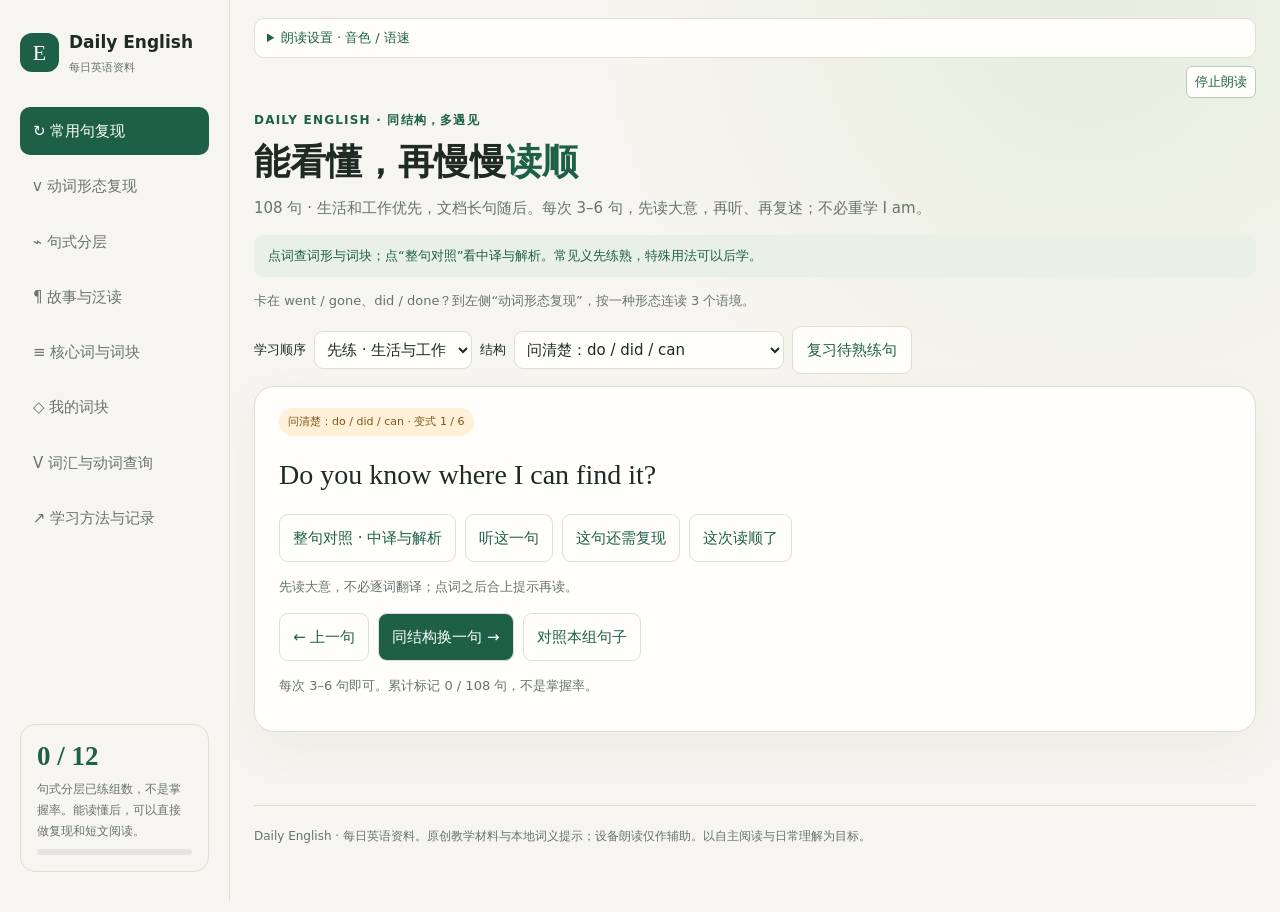
<file: 每日英语资料/index.html>
<!doctype html>
<html lang="zh-CN">
<head>
  <meta charset="UTF-8">
  <meta name="viewport" content="width=device-width,initial-scale=1">
  <meta name="description" content="Daily English：点词查义、常用句式复现与日常工作短文阅读。">
  <title>Daily English · 每日英语资料</title>
  <link rel="stylesheet" href="site.css">
  <link rel="stylesheet" href="reading.css">
  <link rel="stylesheet" href="reader-lookup.css">
</head>
<body>
  <div class="app">
    <aside class="sidebar" id="sidebar">
      <a class="brand" href="index.html"><span class="brand-mark">E</span><span><strong>Daily English</strong><small>每日英语资料</small></span></a>
      <nav class="nav" aria-label="主导航">
        <a href="?view=fluency" data-view-link="fluency">↻ 常用句复现</a>
        <a href="?view=verbs" data-view-link="verbs">v 动词形态复现</a>
        <a href="?view=reading" data-view-link="reading">⌁ 句式分层</a>
        <a href="?view=stories" data-view-link="stories">¶ 故事与泛读</a>
        <a href="?view=core" data-view-link="core">≡ 核心词与词块</a>
        <a href="?view=notebook" data-view-link="notebook">◇ 我的词块</a>
        <a href="vocabulary.html">V 词汇与动词查询</a>
        <a href="?view=today" data-view-link="today">↗ 学习方法与记录</a>
      </nav>
      <div class="side-note"><div class="days" id="sideReadingCount">0 / 12</div><p>句式分层已练组数，不是掌握率。能读懂后，可以直接做复现和短文阅读。</p><div class="bar"><i id="sideReadingBar"></i></div></div>
    </aside>
    <main class="main">
      <button class="menu-btn floating-menu" id="menuBtn" aria-label="打开或关闭菜单" aria-controls="sidebar" aria-expanded="false">☰</button>
      <div class="content">
        <div data-speech-settings></div>
        <section class="view-pane" data-view-pane="fluency">
          <div class="eyebrow">DAILY ENGLISH · 同结构，多遇见</div>
          <h1>能看懂，再慢慢<em>读顺</em></h1>
          <p class="lead">108 句 · 生活和工作优先，文档长句随后。每次 3–6 句，先读大意，再听、再复述；不必重学 I am。</p>
          <p class="lookup-help">点词查词形与词块；点“整句对照”看中译与解析。常见义先练熟，特殊用法可以后学。</p>
          <p class="reading-muted">卡在 went / gone、did / done？到左侧“动词形态复现”，按一种形态连读 3 个语境。</p>
          <div class="study-controls"><label for="fluencyTier">学习顺序</label><select id="fluencyTier"><option value="1">先练 · 生活与工作</option><option value="2">随后 · 文档与长句</option><option value="3">后学 · 压缩与混合</option><option value="all">全部结构</option></select><label for="fluencyGroup">结构</label><select id="fluencyGroup"></select><button class="text-btn" id="fluencyReview">复习待熟练句</button></div>
          <article class="card daily-card" id="fluencyCard"></article>
          <p id="fluencyStatus" class="stage-status" role="status"></p>
        </section>

        <section class="view-pane" data-view-pane="verbs" hidden>
          <div class="eyebrow">VERBS IN CONTEXT · 同一个动词，不同用法</div><h1>不只认词形，还要<em>读懂它的作用</em></h1>
          <p class="lead" id="verbOverview"></p>
          <div class="study-controls"><label for="verbSelect">动词</label><select id="verbSelect"></select><label for="verbFormSelect">词形与用法</label><select id="verbFormSelect"></select></div>
          <div id="verbCoverage" class="verb-coverage" aria-label="本动词各形态的材料覆盖"></div>
          <h2 id="verbPracticeTitle" class="verb-practice-title"></h2><p id="verbPracticeNote" class="reading-muted"></p>
          <div id="verbExamples"></div><p id="verbStatus" class="stage-status" role="status"></p>
          <details class="reading-support"><summary>为什么有些形式后学？</summary><p>先练经常遇到的义项与搭配，不把形态表当成所有时态都能机械套用的公式。know、want 等状态义通常不用进行时；某些 -ing 用法、see 的“见面”义和 mean 的扩展用法安排后学，不是说它们不存在。</p><p>语法依据：<a href="https://learnenglish.britishcouncil.org/free-resources/grammar/b1-b2/stative-verbs" target="_blank" rel="noopener">British Council：状态动词与动作义</a>。本页的分级与最低 3 条复现是本站教学安排，不是外部词频排名或掌握保证。</p></details>
        </section>

        <section class="view-pane" data-view-pane="reading" hidden>
          <header class="reading-intro"><div class="eyebrow">结构卡住时，再拆一层</div><h1>把认识的词，连成<em>读懂的句子</em></h1><p>12 组递进解析。能看懂就去复现，不要求从第一组重学；点单词直接看词义与变形。</p></header>
          <div class="reading-tools"><button id="readingReview">复习已练句 · 优先待巩固</button><span class="reading-muted" id="readingProgress"></span></div>
          <p id="readingNotice" role="status"></p>
          <div class="reading-layout"><details class="reading-navigation" id="readingNavigation" open><summary>选择练习组</summary><nav class="card reading-route" id="readingRoute" aria-label="十二组阅读路线"></nav></details><article class="card reading-stage" id="readingStage"></article></div>
        </section>

        <section class="view-pane" data-view-pane="stories" hidden>
          <div class="eyebrow">READ FOR MEANING · 在故事里再次遇见</div>
          <h1>先读大意，卡住才<em>点词</em></h1>
          <p class="lead">8 篇短文 + 3 篇分章故事。先用短文热身，再每天读一章；句末“译”随点随看，不必翻到底部找答案。</p>
          <div class="study-controls"><label for="storyLevel">阅读长度</label><select id="storyLevel"><option value="all">全部文章</option><option value="1">起步短文</option><option value="2">进阶短文</option><option value="3">分章中长篇</option></select><span class="reading-muted" id="storyProgress"></span></div>
          <div class="story-layout"><details class="story-navigation" id="storyNavigation" open><summary>选择一篇短文</summary><nav id="storyList" class="card story-list" aria-label="短文列表"></nav></details><article id="storyReader" class="card story-reader"></article></div>
        </section>

        <section class="view-pane" data-view-pane="core" hidden>
          <div class="eyebrow">LEARN IN CONTEXT · 带着句子记</div><h1>先熟练通用词，再扩展<em>场景词</em></h1>
          <p class="lead">这里不是另一张背诵任务表。选一组，读同一个词在不同句子里的用法；词形、指代与中译都可以原地查看。</p>
          <div class="study-controls"><label for="coreGroup">查看</label><select id="coreGroup"></select><label for="coreTier">词块优先级</label><select id="coreTier"><option value="1">先熟练</option><option value="2">随后扩展</option><option value="it">IT 按需</option><option value="3">后学辨析</option></select></div>
          <p class="reading-muted" id="coreSummary"></p><div id="coreList"></div>
          <details class="reading-support"><summary>为什么这样排序？800 词就够了吗？</summary><p>本站按“跨场景常用 + 当前阅读需要”分级，不把人工选词冒充严格的频率排行榜，也没有宣称存在统一的句式频率前十。IT 词是场景补充，不代表在全部英语中同样高频。</p><p>NGSL 的 2,809 个词头在其研究的一般文本中覆盖约 92% 的词次；词次覆盖率不等于理解率。800 词可作为起步范围，不能保证无障碍读任意文档。这里统计的词形、缩写条目也不能直接当作独立词汇量。</p><p>依据：<a href="https://www.newgeneralservicelist.com/new-general-service-list" target="_blank" rel="noopener">NGSL 项目说明</a>；<a href="https://www.oxfordlearnersdictionaries.com/about/oxford3000" target="_blank" rel="noopener">Oxford 3000 选词原则</a>。本站提供原创例句与中文解释，没有复制外部词表或词典释义。</p></details>
        </section>

        <section class="view-pane" data-view-pane="notebook" hidden>
          <div class="eyebrow">YOUR WORDS · 带着原句再见一次</div><h1>我的词与<em>词块</em></h1>
          <p class="lead">在查词卡里收藏，再回这里复习。先读原句、回忆意思，再展开答案；只记反复卡住的少量项目，不把每次点词都变成背诵任务。</p>
          <div class="study-controls"><label for="notebookFilter">显示</label><select id="notebookFilter"><option value="review">待复习</option><option value="all">全部收藏</option></select><span id="notebookCount" class="reading-muted"></span></div>
          <p id="notebookStatus" class="stage-status" role="status"></p><div id="notebookList" class="notebook-list"></div>
        </section>

        <section class="view-pane" data-view-pane="today" hidden>
          <div class="eyebrow">一次 3–10 分钟</div><h1>理解 → 再遇见 → <em>越来越熟</em></h1>
          <div class="method-grid">
            <section class="card"><h2>今天不必学新规则</h2><p>先读 3 句同结构变式，再读一小段。遇到忘记的词，点开看当前词义、原形和搭配；合上提示后完整重读。</p><p>如果频繁停下来查词，就选“起步阅读”或只读一段。看懂比赶速度重要。</p><button class="continue-btn" id="continueBtn">去常用句复现 →</button></section>
            <section class="card"><h2>结构基础记录</h2><div class="lesson-progress"><div class="bar"><i id="progressBar"></i></div><span id="progressText"></span></div><p>句式分层、复现、短文和词块使用独立记录，只保存在当前浏览器。换设备不自动同步。</p><button class="text-btn" id="resetBtn">清除句式分层记录</button><p class="reading-muted">只清除原 12 组的练习位置，不影响复现、短文和词块收藏。</p></section>
          </div>
          <p class="lead">每次开头先读上一句，隔几次重读一篇旧短文；已经理解的句子可以听一遍、模仿一遍。不把“点过词／读过一遍”当作熟练掌握。</p>
        </section>
        <noscript>交互查词需要 JavaScript。也可阅读<a href="../英语系统入门计划/README.md">本地学习计划</a>。</noscript>
        <footer class="footer-note">Daily English · 每日英语资料。原创教学材料与本地词义提示；设备朗读仅作辅助。以自主阅读与日常理解为目标。</footer>
      </div>
    </main>
  </div>
  <script src="data/reading-vocabulary.js"></script>
  <script src="data/reader-lexicon.js"></script>
  <script src="data/reading-path.js"></script>
  <script src="data/fluency-library.js"></script>
  <script src="data/reader-stories.js"></script>
  <script src="data/reader-long-stories.js"></script>
  <script src="data/learning-priorities.js"></script>
  <script src="data/reader-supplements.js"></script>
  <script src="data/verb-forms-a.js"></script>
  <script src="data/verb-forms-b.js"></script>
  <script src="data/verb-forms-life.js"></script>
  <script src="data/verb-form-plan.js"></script>
  <script src="reader-speech.js"></script>
  <script src="reader-lookup.js"></script>
  <script src="reader-verbs.js"></script>
  <script src="reader-core.js"></script>
  <script src="site.js"></script>
  <script src="reading.js"></script>
  <script src="reader-library.js"></script>
</body>
</html>
</file>
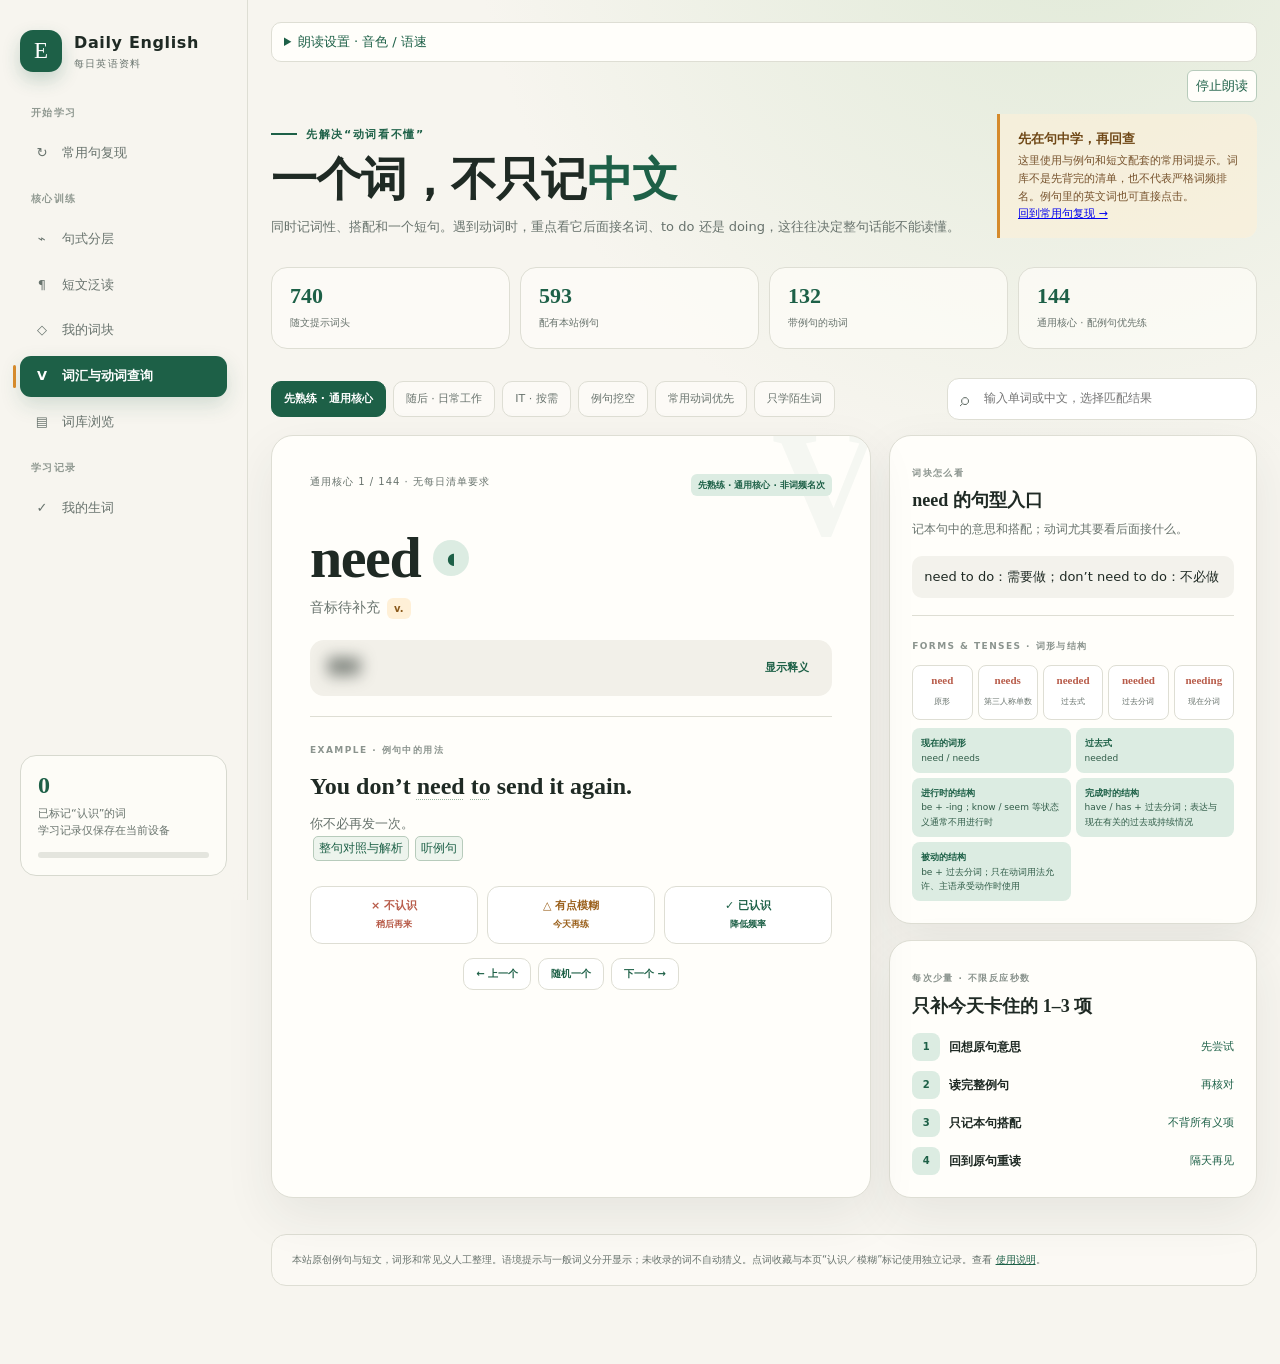
<file: 每日英语资料/vocabulary.html>
<!doctype html>
<html lang="zh-CN">
<head>
  <meta charset="UTF-8" />
  <meta name="viewport" content="width=device-width, initial-scale=1.0" />
  <meta name="description" content="读句配套常用词、动词搭配和扩展词汇查询。" />
  <title>词汇与动词查询 · Daily English</title>
  <style>
    :root{--ink:#1f2a24;--muted:#68736d;--paper:#f7f5ef;--card:#fffefa;--line:#deded4;--green:#1d6047;--green2:#2e785b;--green-soft:#dcece2;--amber:#d58a2c;--amber-soft:#fff0d7;--red:#b85c4a;--red-soft:#f6dfda;--blue:#3f6fa3;--blue-soft:#e1eaf4;--shadow:0 18px 50px rgba(41,54,47,.08);--radius:22px}
    *{box-sizing:border-box}html{scroll-behavior:smooth}body{margin:0;color:var(--ink);background:radial-gradient(circle at 84% -8%,rgba(219,231,210,.82),transparent 33%),var(--paper);font-family:"Microsoft YaHei","PingFang SC",system-ui,sans-serif;line-height:1.6}button,input{font:inherit}button:focus-visible,input:focus-visible,a:focus-visible{outline:3px solid rgba(63,111,163,.32);outline-offset:3px}.app{min-height:100vh;display:grid;grid-template-columns:248px 1fr}.sidebar{position:sticky;top:0;height:100vh;padding:30px 20px 24px;border-right:1px solid var(--line);background:rgba(247,245,239,.92);backdrop-filter:blur(14px);display:flex;flex-direction:column;z-index:10}.brand{display:flex;align-items:center;gap:12px;margin-bottom:33px;text-decoration:none;color:var(--ink)}.brand-mark{width:42px;height:42px;border-radius:13px;background:var(--green);color:#fff;display:grid;place-items:center;font:23px Georgia,serif;box-shadow:0 8px 18px rgba(29,96,71,.22)}.brand strong{display:block;font-size:16px;letter-spacing:.04em}.brand small{display:block;color:var(--muted);font-size:10px;letter-spacing:.12em}.nav-label{color:#909991;font-size:10px;font-weight:800;letter-spacing:.16em;margin:0 10px 8px}.nav{display:grid;gap:7px}.nav a{color:var(--muted);text-decoration:none;padding:11px 13px;border-radius:12px;display:flex;align-items:center;gap:10px;font-size:13px;transition:.2s}.nav a:hover{background:#eeece5;color:var(--ink)}.nav a.active{color:#fff;background:var(--green);box-shadow:0 9px 24px rgba(29,96,71,.18)}.nav i{width:20px;font-style:normal;text-align:center}.side-stat{margin-top:auto;padding:17px;border:1px solid #d7d9cf;border-radius:16px;background:rgba(255,254,250,.76)}.side-stat b{display:block;font:700 27px/1 Georgia,serif;color:var(--green)}.side-stat p{font-size:11px;color:var(--muted);margin:8px 0 12px}.bar{height:6px;background:#e4e5de;border-radius:99px;overflow:hidden}.bar i{display:block;width:0;height:100%;background:var(--amber);transition:.4s}.main{min-width:0}.topbar{min-height:74px;padding:15px clamp(20px,4.5vw,65px);display:flex;justify-content:space-between;align-items:center;border-bottom:1px solid rgba(222,222,212,.7);background:rgba(247,245,239,.68);backdrop-filter:blur(10px)}.crumb{font-size:12px;color:var(--muted)}.crumb b{color:var(--ink)}.top-actions{display:flex;gap:9px;align-items:center}.mini-badge{padding:7px 12px;border-radius:99px;background:var(--amber-soft);color:#8c5719;font-size:11px;font-weight:800}.menu-btn{display:none;border:0;background:transparent;font-size:22px}.content{width:min(1160px,calc(100% - 46px));margin:0 auto;padding:43px 0 78px}.hero{display:flex;justify-content:space-between;align-items:end;gap:30px;margin-bottom:29px}.eyebrow{display:flex;align-items:center;gap:9px;color:var(--green);font-size:11px;font-weight:800;letter-spacing:.15em}.eyebrow:before{content:"";width:26px;height:2px;background:var(--green)}h1{margin:10px 0 10px;font:600 clamp(32px,4.5vw,54px)/1.13 Georgia,"Songti SC",serif;letter-spacing:-.02em}h1 em{font-style:normal;color:var(--green)}.hero p{margin:0;max-width:700px;color:var(--muted);font-size:13px}.official-note{width:260px;flex:0 0 260px;padding:15px 18px;border-left:3px solid var(--amber);background:rgba(255,240,215,.55);border-radius:0 13px 13px 0;font-size:11px;color:#76522c}.official-note b{display:block;font-size:13px;color:#704918;margin-bottom:3px}.stats{display:grid;grid-template-columns:repeat(4,1fr);gap:10px;margin-bottom:20px}.stat{padding:17px 18px;border:1px solid var(--line);border-radius:16px;background:rgba(255,254,250,.68)}.stat b{font:700 25px/1 Georgia,serif;color:var(--green)}.stat span{display:block;font-size:10px;color:var(--muted);margin-top:5px}.control-row{display:flex;justify-content:space-between;align-items:center;gap:14px;margin:29px 0 15px}.modes,.filters{display:flex;gap:7px;flex-wrap:wrap}.mode,.filter{border:1px solid var(--line);background:rgba(255,254,250,.66);color:var(--muted);padding:8px 12px;border-radius:10px;font-size:11px;cursor:pointer;transition:.2s}.mode.active,.filter.active{background:var(--green);border-color:var(--green);color:#fff;font-weight:800}.mode:hover,.filter:hover{transform:translateY(-1px)}.search{position:relative;width:min(310px,100%)}.search input{width:100%;border:1px solid var(--line);background:#fff;padding:10px 13px 10px 36px;border-radius:12px;color:var(--ink);font-size:12px}.search:before{content:"⌕";position:absolute;left:13px;top:7px;color:var(--muted);font-size:18px}.study-layout{display:grid;grid-template-columns:1.24fr .76fr;gap:18px}.card{border:1px solid var(--line);border-radius:var(--radius);background:var(--card);box-shadow:var(--shadow)}.study-card{min-height:510px;padding:clamp(24px,4vw,42px);position:relative;overflow:hidden}.study-card:after{content:"V";position:absolute;right:-10px;top:-38px;font:700 180px Georgia,serif;color:rgba(29,96,71,.045);pointer-events:none}.study-top{display:flex;justify-content:space-between;align-items:start;position:relative;z-index:1}.counter{font-size:10px;color:var(--muted);letter-spacing:.1em}.source-badges{display:flex;gap:6px;flex-wrap:wrap;justify-content:flex-end}.badge{font-size:9px;padding:4px 7px;border-radius:6px;background:var(--green-soft);color:var(--green);font-weight:800}.badge.official{background:var(--blue-soft);color:var(--blue)}.badge.extra{background:var(--amber-soft);color:#8c5719}.word-line{display:flex;align-items:center;gap:13px;margin-top:38px}.word{font:700 clamp(43px,6.5vw,76px)/1 Georgia,serif;letter-spacing:-.035em}.sound{border:0;width:38px;height:38px;border-radius:50%;background:var(--green-soft);color:var(--green);cursor:pointer;font-size:17px}.phonetic{margin-top:10px;color:var(--muted);font:15px Georgia,serif}.pos{font:800 10px/1 system-ui;color:#8b5a1c;background:var(--amber-soft);padding:5px 7px;border-radius:6px;margin-left:7px}.meaning-box{min-height:60px;margin:27px 0 22px;padding:16px 18px;border-radius:14px;background:#f2f0e9;display:flex;align-items:center;justify-content:space-between;gap:15px}.meaning{font-size:19px;font-weight:800}.meaning.hidden{filter:blur(8px);user-select:none}.reveal{border:0;background:transparent;color:var(--green);font-size:11px;font-weight:800;cursor:pointer;white-space:nowrap}.example-wrap{border-top:1px solid var(--line);padding-top:20px}.label{font-size:9px;letter-spacing:.16em;color:#8b948e;font-weight:800}.example{font:600 clamp(19px,2.8vw,28px)/1.55 Georgia,serif;margin:8px 0}.example mark{background:var(--red-soft);color:var(--red);border-radius:5px;padding:1px 3px}.translation{font-size:12px;color:var(--muted)}.cloze{display:inline-block;min-width:90px;border-bottom:2px solid var(--red);color:transparent;background:var(--red-soft);border-radius:5px}.no-example{padding:13px 15px;background:var(--amber-soft);border-radius:11px;color:#7d572b;font-size:11px}.actions{display:grid;grid-template-columns:repeat(3,1fr);gap:9px;margin-top:28px}.grade{border:1px solid var(--line);border-radius:12px;background:#fff;padding:11px 7px;cursor:pointer;font-size:11px;font-weight:800}.grade:hover{transform:translateY(-1px)}.grade[data-grade="unknown"]{color:var(--red)}.grade[data-grade="fuzzy"]{color:#9a601b}.grade[data-grade="known"]{color:var(--green)}.side-panel{display:grid;gap:16px;align-content:start}.panel{padding:22px}.panel h2{font:600 20px/1.3 Georgia,"Songti SC",serif;margin:5px 0 7px}.panel p{font-size:11px;color:var(--muted);margin:0}.pattern-list{display:grid;gap:8px;margin-top:17px}.pattern{padding:10px 11px;border-radius:10px;background:#f3f2ec;font-size:11px}.pattern b{color:var(--green)}.pattern small{display:block;color:var(--muted);margin-top:2px}.today-list{display:grid;gap:10px;margin-top:15px}.today-row{display:grid;grid-template-columns:28px 1fr auto;gap:9px;align-items:center}.today-row i{width:28px;height:28px;border-radius:8px;background:var(--green-soft);color:var(--green);font-style:normal;display:grid;place-items:center;font-size:10px;font-weight:800}.today-row b{font-size:11px}.today-row small{font-size:9px;color:var(--muted)}.today-row span{font-size:10px;color:var(--green)}.section-head{display:flex;justify-content:space-between;align-items:end;gap:15px;margin:38px 0 15px}.section-head h2{margin:0;font:600 24px/1.2 Georgia,"Songti SC",serif}.section-head p{margin:4px 0 0;font-size:11px;color:var(--muted)}.result-count{font-size:10px;color:var(--muted)}.word-grid{display:grid;grid-template-columns:repeat(3,1fr);gap:11px}.word-card{padding:16px;border:1px solid var(--line);border-radius:15px;background:rgba(255,254,250,.72);cursor:pointer;transition:.2s}.word-card:hover{background:#fff;transform:translateY(-2px);box-shadow:0 10px 25px rgba(39,55,47,.06)}.word-card-top{display:flex;justify-content:space-between;gap:10px}.word-card b{font:700 20px Georgia,serif}.word-card .tiny-pos{font-size:9px;color:#92601f}.word-card p{font-size:11px;color:var(--muted);margin:7px 0 0;white-space:nowrap;overflow:hidden;text-overflow:ellipsis}.pager{display:flex;justify-content:center;align-items:center;gap:10px;margin-top:18px}.pager button{border:1px solid var(--line);background:#fff;border-radius:9px;padding:7px 11px;cursor:pointer;color:var(--green);font-size:11px}.pager button:disabled{opacity:.35;cursor:not-allowed}.pager span{font-size:10px;color:var(--muted)}.source-note{margin-top:36px;padding:17px 20px;border:1px solid var(--line);border-radius:15px;color:var(--muted);font-size:10px;background:rgba(255,254,250,.5)}.source-note a{color:var(--green)}
    @media(max-width:1020px){.app{grid-template-columns:1fr}.sidebar{position:fixed;left:-270px;width:248px;transition:.25s;box-shadow:10px 0 35px rgba(20,40,29,.12)}.sidebar.open{left:0}.menu-btn{display:block}.study-layout{grid-template-columns:1fr}.side-panel{grid-template-columns:repeat(2,1fr)}.word-grid{grid-template-columns:repeat(2,1fr)}}
    @media(max-width:680px){.content{width:calc(100% - 28px);padding-top:28px}.topbar{padding:12px 15px}.mini-badge{display:none}.hero{align-items:start;flex-direction:column}.official-note{width:100%;flex-basis:auto}.stats{grid-template-columns:repeat(2,1fr)}.control-row{align-items:stretch;flex-direction:column}.search{width:100%}.study-card{min-height:auto}.word{font-size:50px}.side-panel,.word-grid{grid-template-columns:1fr}.actions{gap:6px}.grade{font-size:10px}.source-badges{max-width:145px}}
    /* Refined hierarchy: compact core content, clearer navigation, larger usage notes. */
    .nav{gap:17px}.nav-group{display:grid;gap:5px}.nav-label{margin:0 11px 7px;letter-spacing:.14em}
    .nav a{position:relative;padding:10px 12px;border-radius:11px;transition:.18s}
    .nav a:hover{background:#ebece5;transform:translateX(2px)}
    .nav a.active{font-weight:700;box-shadow:0 8px 20px rgba(29,96,71,.17)}
    .nav a.active:before{content:"";position:absolute;left:-7px;top:9px;bottom:9px;width:3px;border-radius:4px;background:var(--amber)}
    h1{font-size:clamp(29px,3.9vw,46px);line-height:1.17}.stat b{font-size:22px}.side-stat b{font-size:24px}
    .study-card{min-height:480px;padding:clamp(24px,4vw,38px)}.study-card:after{font-size:150px}
    .word-line{margin-top:32px}.word{font-size:clamp(37px,5.2vw,58px);line-height:1.05;letter-spacing:-.025em}
    .sound{width:36px;height:36px;font-size:16px}.phonetic{font-size:14px}.meaning-box{min-height:56px;margin:23px 0 20px;padding:14px 17px}.meaning{font-size:17px}
    .example-wrap{padding-top:18px}.example{font-size:clamp(18px,2.25vw,24px);line-height:1.58}.translation{font-size:13px}.actions{margin-top:25px}.grade{padding:10px 7px}
    .panel h2{font-size:18px;line-height:1.35}.panel p{font-size:12px;line-height:1.7}.pattern-list{gap:9px;margin-top:16px}
    .pattern{padding:11px 12px;font-size:13px;line-height:1.55}.pattern small{font-size:12px;line-height:1.6;margin-top:4px}
    .today-row b{font-size:12px}.today-row span{font-size:11px}.section-head h2{font-size:21px}.word-card b{font-size:18px}
    @media(max-width:680px){.word{font-size:40px}}
    .vocab-pane[hidden]{display:none}.vocab-pane>.section-head:first-child{margin-top:0}
    .content{padding-top:22px}
    .floating-menu{position:fixed;top:12px;right:14px;z-index:30;width:40px;height:40px;border-radius:11px;background:var(--card);color:var(--green);box-shadow:0 8px 24px rgba(29,96,71,.16)}
    .search-suggestions{display:none;position:absolute;top:calc(100% + 6px);left:0;right:0;z-index:25;padding:6px;border:1px solid var(--line);border-radius:13px;background:#fff;box-shadow:0 15px 35px rgba(39,55,47,.14);max-height:280px;overflow-y:auto}
    .search-suggestions.show{display:grid;gap:3px}.suggestion{border:0;background:transparent;border-radius:9px;padding:8px 10px;text-align:left;cursor:pointer;display:grid;grid-template-columns:1fr auto;gap:10px;align-items:center}.suggestion:hover,.suggestion.active{background:var(--green-soft);color:var(--green)}.suggestion b{font:700 14px Georgia,serif}.suggestion span{font-size:10px;color:var(--muted);white-space:nowrap;overflow:hidden;text-overflow:ellipsis}.suggestion small{font-size:9px;color:#98601d}
    .word-nav{display:flex;justify-content:center;gap:7px;margin-top:14px}.word-nav button{border:1px solid var(--line);background:#fff;color:var(--green);border-radius:10px;padding:7px 12px;font-size:10px;font-weight:800;cursor:pointer}.word-nav button:hover{background:var(--green-soft);border-color:#abc0b1}
    .verb-tense{display:none;margin-top:17px;padding-top:15px;border-top:1px solid var(--line)}.verb-tense.show{display:block}.verb-form-grid{display:grid;grid-template-columns:repeat(5,1fr);gap:5px;margin-top:8px}.verb-form-box{min-width:0;padding:8px 5px;border-radius:8px;background:#fff;border:1px solid var(--line);text-align:center}.verb-form-box b{display:block;overflow-wrap:anywhere;font:700 11px Georgia,serif;color:var(--red)}.verb-form-box small{font-size:8px;color:var(--muted)}.tense-guide{display:grid;grid-template-columns:repeat(2,1fr);gap:5px;margin-top:8px}.tense-guide div{padding:8px 9px;border-radius:8px;background:var(--green-soft);font-size:9px;color:#315d49}.tense-guide b{display:block;color:var(--green);font-size:9px}
    @media(max-width:680px){.content{padding-top:18px}.verb-form-grid{grid-template-columns:repeat(3,1fr)}.tense-guide{grid-template-columns:1fr}}
  </style>
  <link rel="stylesheet" href="reader-lookup.css">
</head>
<body>
  <div class="app">
    <aside class="sidebar" id="sidebar">
      <a class="brand" href="index.html"><span class="brand-mark">E</span><span><strong>Daily English</strong><small>每日英语资料</small></span></a>
      <nav class="nav">
        <div class="nav-group">
          <div class="nav-label">开始学习</div>
          <a href="index.html?view=fluency"><i>↻</i> 常用句复现</a>
        </div>
        <div class="nav-group">
          <div class="nav-label">核心训练</div>
          <a href="index.html?view=reading"><i>⌁</i> 句式分层</a>
          <a href="index.html?view=stories"><i>¶</i> 短文泛读</a>
          <a href="index.html?view=notebook"><i>◇</i> 我的词块</a>
          <a class="active" href="vocabulary.html?view=study" data-vocab-link="study" aria-current="page"><i>V</i> 词汇与动词查询</a>
          <a href="vocabulary.html?view=library" data-vocab-link="library"><i>▤</i> 词库浏览</a>
        </div>
        <div class="nav-group">
          <div class="nav-label">学习记录</div>
          <a href="vocabulary.html?view=unknown" data-vocab-link="unknown" id="unknownNav"><i>✓</i> 我的生词</a>
        </div>
      </nav>
      <div class="side-stat"><b id="sideKnown">0</b><p>已标记“认识”的词<br>学习记录仅保存在当前设备</p><div class="bar"><i id="sideProgress"></i></div></div>
    </aside>

    <main class="main">
      <button class="menu-btn floating-menu" id="menuBtn" aria-label="打开菜单">☰</button>
      <div class="content">
        <div data-speech-settings></div>
        <div class="vocab-pane" data-vocab-pane="study">
        <section class="hero">
          <div><div class="eyebrow">先解决“动词看不懂”</div><h1>一个词，不只记<em>中文</em></h1><p>同时记词性、搭配和一个短句。遇到动词时，重点看它后面接名词、to do 还是 doing，这往往决定整句话能不能读懂。</p></div>
          <aside class="official-note"><b>先在句中学，再回查</b>这里使用与例句和短文配套的常用词提示。词库不是先背完的清单，也不代表严格词频排名。例句里的英文词也可直接点击。<br><a href="index.html?view=fluency">回到常用句复现 →</a></aside>
        </section>

        <section class="stats">
          <div class="stat"><b id="totalStat">—</b><span>随文提示词头</span></div>
          <div class="stat"><b id="deepStat">—</b><span>配有本站例句</span></div>
          <div class="stat"><b id="verbStat">—</b><span>带例句的动词</span></div>
          <div class="stat"><b id="readingWordStat">—</b><span>通用核心 · 配例句优先练</span></div>
        </section>

        <div class="control-row">
          <div class="modes" aria-label="学习模式"><button class="mode active" data-mode="reading">先熟练 · 通用核心</button><button class="mode" data-mode="meaning">随后 · 日常工作</button><button class="mode" data-mode="it">IT · 按需</button><button class="mode" data-mode="cloze">例句挖空</button><button class="mode" data-mode="verb">常用动词优先</button><button class="mode" data-mode="unknown">只学陌生词</button></div>
          <div class="search"><input id="quickSearch" type="search" placeholder="输入单词或中文，选择匹配结果" autocomplete="off" aria-autocomplete="list" aria-controls="searchSuggestions" /><div class="search-suggestions" id="searchSuggestions" role="listbox"></div></div>
        </div>

        <section class="study-layout">
          <article class="card study-card">
            <div class="study-top"><span class="counter" id="studyCounter">TODAY 01 / 20</span><div class="source-badges" id="sourceBadges"></div></div>
            <div class="word-line"><span class="word" id="word">achieve</span><button class="sound" id="soundBtn" aria-label="朗读单词">◖</button></div>
            <div class="phonetic"><span id="phonetic">/əˈtʃiːv/</span><span class="pos" id="pos">v.</span></div>
            <div class="meaning-box"><span class="meaning hidden" id="meaning">实现；达到</span><button class="reveal" id="revealBtn">显示释义</button></div>
            <div class="example-wrap"><span class="label">EXAMPLE · 例句中的用法</span><div class="example" id="example"></div><div class="translation" id="translation"></div><button class="sentence-trigger" id="vocabSentence">整句对照与解析</button><button class="sentence-trigger" id="vocabSpeakSentence">听例句</button></div>
            <div class="actions"><button class="grade" data-grade="unknown">× 不认识<br><small>稍后再来</small></button><button class="grade" data-grade="fuzzy">△ 有点模糊<br><small>今天再练</small></button><button class="grade" data-grade="known">✓ 已认识<br><small>降低频率</small></button></div>
            <div class="word-nav"><button id="previousWord">← 上一个</button><button id="randomWord">随机一个</button><button id="nextWord">下一个 →</button></div>
          </article>

          <aside class="side-panel">
            <section class="card panel"><span class="label">词块怎么看</span><h2 id="patternTitle">本词的句型入口</h2><p>记本句中的意思和搭配；动词尤其要看后面接什么。</p><div class="pattern-list" id="patternList"></div><div class="verb-tense" id="verbTense"><span class="label">FORMS & TENSES · 词形与结构</span><div class="verb-form-grid" id="verbFormGrid"></div><div class="tense-guide" id="tenseGuide"></div></div></section>
            <section class="card panel"><span class="label">每次少量 · 不限反应秒数</span><h2>只补今天卡住的 1–3 项</h2><div class="today-list"><div class="today-row"><i>1</i><b>回想原句意思</b><span>先尝试</span></div><div class="today-row"><i>2</i><b>读完整例句</b><span>再核对</span></div><div class="today-row"><i>3</i><b>只记本句搭配</b><span>不背所有义项</span></div><div class="today-row"><i>4</i><b>回到原句重读</b><span>隔天再见</span></div></div></section>
          </aside>
        </section>

        </div>

        <div class="vocab-pane" data-vocab-pane="library" hidden>
        <div class="section-head" id="word-bank"><div><h2>词库浏览</h2><p>可以按动词、例句和学习状态筛选；点击词卡进入上方学习。</p></div><span class="result-count" id="resultCount">正在加载…</span></div>
        <div class="filters"><button class="filter active" data-filter="all">全部</button><button class="filter" data-filter="core">通用核心</button><button class="filter" data-filter="it">IT 按需</button><button class="filter" data-filter="deep">有例句</button><button class="filter" data-filter="verbs">所有动词</button><button class="filter" data-filter="deepVerbs">带例句的动词</button><button class="filter" data-filter="unknown">我的陌生词</button></div>
        <section class="word-grid" id="wordGrid"></section>
        <div class="pager"><button id="prevPage">← 上一页</button><span id="pageInfo">1 / 1</span><button id="nextPage">下一页 →</button></div>
        </div>

        <div class="source-note">本站原创例句与短文，词形和常见义人工整理。语境提示与一般词义分开显示；未收录的词不自动猜义。点词收藏与本页“认识／模糊”标记使用独立记录。查看 <a href="README.md">使用说明</a>。</div>
      </div>
    </main>
  </div>

  <script src="data/reading-vocabulary.js"></script>
  <script src="data/reader-lexicon.js"></script>
  <script src="data/reading-path.js"></script>
  <script src="data/fluency-library.js"></script>
  <script src="data/reader-stories.js"></script>
  <script src="data/reader-long-stories.js"></script>
  <script src="data/learning-priorities.js"></script>
  <script src="data/reader-supplements.js"></script>
  <script src="data/verb-forms-a.js"></script>
  <script src="data/verb-forms-b.js"></script>
  <script src="data/verb-forms-life.js"></script>
  <script src="data/verb-form-plan.js"></script>
  <script src="reader-speech.js"></script>
  <script src="reader-lookup.js"></script>
  <script src="reader-verbs.js"></script>
  <script src="reader-core.js"></script>
  <script>
    const originalVocabulary = window.READING_VOCABULARY || [];
    const materialExamples = new Map();
    ReaderMaterialIndex.materials.forEach(sentence=>{
      ReaderLookup.tokenize(sentence.text).forEach(token=>{
        const item=ReaderLookup.resolve(token.text,sentence.text,token.start,{hints:sentence.hints}).entry;
        if(!item.missing && !materialExamples.has(item.word.toLowerCase()))materialExamples.set(item.word.toLowerCase(),sentence);
      });
    });
    const data = Object.values(window.READER_LEXICON.words).map((item,index)=>{
      const example=materialExamples.get(item.word.toLowerCase());
      return {...item,id:index+1,example:item.example||example?.text||'',translation:item.translation||example?.translation||'',hints:item.example?{}:example?.hints||{},deep:!!(item.example||example),pattern:item.pattern||item.note||'',sentenceNote:item.example?item.pattern:example?.note||'',reading:originalVocabulary.some(word=>word.word===item.word)};
    });
    const readingVocabulary=data.filter(item=>item.priority===1&&item.deep);
    const stateKey = 'gd-zsb-vocab-state-v1';
    let grades = {};
    try { const saved = JSON.parse(localStorage.getItem(stateKey) || '{}'); if (saved && typeof saved === 'object' && !Array.isArray(saved)) grades = saved; } catch (_) { /* 存储不可用不阻止阅读 */ }
    let mode = 'reading', filter = 'all', currentIndex = 0, page = 1, selectedSearchItem = null, suggestionIndex = -1;
    const pageSize = 18;

    // adv. 不能因为包含 v. 就被当成动词，否则会生成 alreadyed 等错误词形。
    function hasVerbPos(pos) { return /(^|[\/\s])(?:v|vt|vi)\./.test(pos || ''); }
    const corePriority = readingVocabulary.filter(item => hasVerbPos(item.pos)).map(item => item.word);
    const patterns = {
      achieve:[['achieve + 目标','achieve a goal / success｜实现目标 / 取得成功'],['常见变形','achieve → achieved → achieved']],
      allow:[['allow + 人 + to do','allow students to choose｜允许学生选择'],['被动常见','be allowed to do｜被允许做某事']],
      apply:[['apply for + 名词','apply for a job｜申请工作'],['apply to + 对象','apply to everyone｜适用于每个人']],
      avoid:[['avoid + 名词 / doing','avoid mistakes / avoid making mistakes｜避免犯错'],['注意','avoid 后不接 to do']],
      cause:[['cause + 结果','cause a problem｜引起问题'],['cause + 人 + to do','cause people to worry｜使人担心']],
      consider:[['consider + 名词 / doing','consider the plan / consider changing it'],['注意','consider 后常接 doing，不接 to do']],
      decide:[['decide to do','decide to leave｜决定离开'],['decide on + 名词','decide on a date｜选定日期']],
      depend:[['depend on + 名词','depend on the weather｜取决于天气'],['整块记','It depends.｜这要看情况。']],
      enable:[['enable + 人 + to do','enable us to learn｜使我们能够学习']],
      encourage:[['encourage + 人 + to do','encourage students to read｜鼓励学生阅读']],
      expect:[['expect + 人 + to do','expect him to come｜期待他来'],['被动常见','be expected to do｜预计 / 应该做某事']],
      find:[['find + 名词 + 形容词','find the task difficult｜发现任务很难'],['find that + 小句','find that it works｜发现它有效']],
      lead:[['lead to + 结果','lead to success｜带来成功'],['lead + 人 + to do','lead us to believe｜使我们相信']],
      make:[['make + 人/物 + 形容词','make the work easier｜使工作更容易'],['make + 人 + 动词原形','make me laugh｜使我发笑']],
      mean:[['mean + doing','Doing this means waiting.｜这样做意味着等待'],['mean to do','I meant to call.｜我本打算打电话']],
      need:[['need to do','need to practice｜需要练习'],['need + doing','The room needs cleaning.｜房间需要打扫']],
      provide:[['provide + 人 + with + 物','provide us with help｜为我们提供帮助'],['provide + 物 + for + 人','provide help for us']],
      require:[['require + 人 + to do','require students to attend｜要求学生参加'],['被动常见','be required to do｜被要求做某事']],
      result:[['result in + 结果','result in failure｜导致失败'],['result from + 原因','result from stress｜由压力造成']],
      spend:[['spend + 时间 + doing','spend time reading｜花时间阅读'],['spend + 钱 + on + 物','spend money on books']],
      suggest:[['suggest + doing','suggest taking a break｜建议休息'],['suggest that + 小句','suggest that we should leave']],
      use:[['use + 物 + to do','use a tool to open it｜用工具打开'],['被动常见','be used to do｜被用来做某事']],
      become:[['become + 身份/状态','become a teacher / become popular｜成为 / 变得']],
      improve:[['improve + 名词','improve your English｜提高英语'],['不及物','The situation improved.｜情况改善了']]
    };
    const irregularVerbForms = {
      be:['is','was / were','been','being'], become:['becomes','became','become','becoming'], begin:['begins','began','begun','beginning'], break:['breaks','broke','broken','breaking'],
      bring:['brings','brought','brought','bringing'], build:['builds','built','built','building'], buy:['buys','bought','bought','buying'], choose:['chooses','chose','chosen','choosing'],
      come:['comes','came','come','coming'], cost:['costs','cost','cost','costing'], cut:['cuts','cut','cut','cutting'], do:['does','did','done','doing'],
      feel:['feels','felt','felt','feeling'], find:['finds','found','found','finding'], get:['gets','got','got / gotten','getting'], give:['gives','gave','given','giving'],
      go:['goes','went','gone','going'], grow:['grows','grew','grown','growing'], have:['has','had','had','having'], keep:['keeps','kept','kept','keeping'],
      know:['knows','knew','known','knowing'], lead:['leads','led','led','leading'], leave:['leaves','left','left','leaving'], lose:['loses','lost','lost','losing'],
      make:['makes','made','made','making'], mean:['means','meant','meant','meaning'], meet:['meets','met','met','meeting'], pay:['pays','paid','paid','paying'],
      read:['reads','read','read','reading'], run:['runs','ran','run','running'], say:['says','said','said','saying'], see:['sees','saw','seen','seeing'],
      send:['sends','sent','sent','sending'], show:['shows','showed','shown','showing'], sit:['sits','sat','sat','sitting'], speak:['speaks','spoke','spoken','speaking'],
      spend:['spends','spent','spent','spending'], stand:['stands','stood','stood','standing'], take:['takes','took','taken','taking'], teach:['teaches','taught','taught','teaching'],
      tell:['tells','told','told','telling'], think:['thinks','thought','thought','thinking'], understand:['understands','understood','understood','understanding'], wear:['wears','wore','worn','wearing'],
      win:['wins','won','won','winning'], write:['writes','wrote','written','writing']
    };
    const doubleFinal = new Set(['admit','commit','control','occur','permit','plan','prefer','refer','stop']);
    function verbForms(base){
      if(window.READER_LEXICON.words[base]?.forms)return window.READER_LEXICON.words[base].forms;
      if(irregularVerbForms[base]){const [third,past,participle,ing]=irregularVerbForms[base];return{base,third,past,participle,ing}}
      const consonantY=/[^aeiou]y$/.test(base); const third=consonantY?`${base.slice(0,-1)}ies`:/(s|sh|ch|x|z|o)$/.test(base)?`${base}es`:`${base}s`;
      const doubled=doubleFinal.has(base); const past=base.endsWith('e')?`${base}d`:consonantY?`${base.slice(0,-1)}ied`:doubled?`${base}${base.at(-1)}ed`:`${base}ed`;
      const ing=base.endsWith('ie')?`${base.slice(0,-2)}ying`:doubled?`${base}${base.at(-1)}ing`:base.endsWith('e')&&!base.endsWith('ee')?`${base.slice(0,-1)}ing`:`${base}ing`;
      return{base,third,past,participle:past,ing};
    }
    function renderVerbTense(item){
      const panel=document.getElementById('verbTense'); const isVerb=hasVerbPos(item.pos); panel.classList.toggle('show',isVerb); if(!isVerb)return;
      const forms=verbForms(item.word.toLowerCase()); const labels=[['base','原形'],['third','第三人称单数'],['past','过去式'],['participle','过去分词'],['ing','现在分词']];
      document.getElementById('verbFormGrid').innerHTML=labels.map(([key,label])=>`<div class="verb-form-box"><b>${forms[key]}</b><small>${label}</small></div>`).join('');
      document.getElementById('tenseGuide').innerHTML=[
        ['现在的词形',`${forms.base} / ${forms.third}`],['过去式',forms.past],['进行时的结构','be + -ing；know / seem 等状态义通常不用进行时'],['完成时的结构','have / has + 过去分词；表达与现在有关的过去或持续情况'],['被动的结构','be + 过去分词；只在动词用法允许、主语承受动作时使用']
      ].map(([label,value])=>`<div><b>${label}</b>${value}</div>`).join('');
    }

    document.getElementById('totalStat').textContent = data.length;
    document.getElementById('deepStat').textContent = data.filter(item => item.deep).length;
    document.getElementById('verbStat').textContent = data.filter(item => item.deep && hasVerbPos(item.pos)).length;
    document.getElementById('readingWordStat').textContent = readingVocabulary.length;

    function saveGrades(){ try { localStorage.setItem(stateKey, JSON.stringify(grades)); } catch (_) { document.getElementById('sideKnown').nextElementSibling.textContent='记录无法保存；本次页面内仍可标记。'; } updateProgress(); }
    function updateProgress(){ const known=data.filter(item=>grades[item.word.toLowerCase()]==='known').length; document.getElementById('sideKnown').textContent=known; document.getElementById('sideProgress').style.width=Math.min(100,known/data.length*100)+'%'; }
    function studyPool(){
      let pool=data.filter(x=>x.deep);
      if(mode==='reading') pool=readingVocabulary;
      if(mode==='meaning') pool=pool.filter(x=>x.priority===2);
      if(mode==='it') pool=pool.filter(x=>x.priority==='it');
      if(mode==='verb') pool=pool.filter(x=>hasVerbPos(x.pos));
      if(mode==='unknown') pool=pool.filter(x=>grades[x.word.toLowerCase()]==='unknown'||grades[x.word.toLowerCase()]==='fuzzy');
      if(!pool.length) pool=data.filter(x=>x.deep);
      if(mode==='verb') pool.sort((a,b)=>{const ai=corePriority.indexOf(a.word.toLowerCase()),bi=corePriority.indexOf(b.word.toLowerCase());return (ai<0?999:ai)-(bi<0?999:bi)});
      return pool;
    }
    function current(){ if(selectedSearchItem)return selectedSearchItem; const pool=studyPool(); currentIndex=((currentIndex%pool.length)+pool.length)%pool.length; return pool[currentIndex]; }
    function highlightExample(example,word,cloze=false){
      if(!example) return '';
      const stem=word.replace(/e$/,''); const re=new RegExp(`\\b(${word}|${stem}(?:s|es|ed|ing)?)\\b`,'i');
      return example.replace(re,cloze?'<span class="cloze">$1</span>':'<mark>$1</mark>');
    }
    function renderStudy(){
      const item=current(), pool=studyPool(); const key=item.word.toLowerCase();
      document.getElementById('studyCounter').textContent=selectedSearchItem?`搜索结果 · 词库 ${item.id}`:`${mode==='reading'?'通用核心':'当前词组'} ${currentIndex+1} / ${pool.length} · 无每日清单要求`;
      document.getElementById('word').textContent=item.word; document.getElementById('phonetic').textContent=item.phonetic||'音标待补充'; document.getElementById('pos').textContent=item.pos||'word'; document.getElementById('meaning').textContent=item.meaning||'释义待补充';
      document.getElementById('meaning').classList.toggle('hidden',true); document.getElementById('revealBtn').textContent='显示释义';
      const badges=document.getElementById('sourceBadges'); badges.innerHTML=`<span class="badge">${LEARNING_PRIORITIES.labels[item.priority]||'随文提示'} · 非词频名次</span>`;
      const ex=document.getElementById('example'); const trans=document.getElementById('translation');
      if(item.example){ ex.className='example'; ex.innerHTML=highlightExample(item.example,item.word,mode==='cloze'); trans.textContent=mode==='cloze'?'先根据句意想单词，再点击“显示释义”核对。':item.translation; }
      else { ex.className='no-example'; ex.textContent='这个词目前只有词义提示。遇到它时可在原句中点词查看，不必单独背整张词表。'; trans.textContent=''; }
      if(item.example && mode!=='cloze')ReaderLookup.decorate(ex,{hints:item.hints||{},translation:item.translation});
      document.getElementById('vocabSentence').disabled=!item.example;
      document.getElementById('vocabSpeakSentence').disabled=!item.example;
      renderPatterns(item); document.querySelectorAll('.grade').forEach(b=>b.style.background=grades[key]===b.dataset.grade?'var(--green-soft)':'#fff');
    }
    function renderPatterns(item){
      document.getElementById('patternTitle').textContent=`${item.word} 的句型入口`; const list=document.getElementById('patternList'); const p=patterns[item.word.toLowerCase()];
      if(item.pattern){list.replaceChildren();const entry=document.createElement('div');entry.className='pattern';entry.textContent=item.pattern;list.appendChild(entry)}
      else if(p){list.innerHTML=p.map(x=>`<div class="pattern"><b>${x[0]}</b><small>${x[1]}</small></div>`).join('')}
      else if(hasVerbPos(item.pos)){list.innerHTML=`<div class="pattern"><b>先看例句中的宾语</b><small>${item.example||'观察它后面接名词、to do 还是 doing'}</small></div><div class="pattern"><b>再记一个变形</b><small>阅读时先判断它是不是全句谓语</small></div>`}
      else{list.innerHTML=`<div class="pattern"><b>${item.pos||'词性识别'}</b><small>先记它在句子里能放什么位置</small></div><div class="pattern"><b>短句优先</b><small>${item.example||'在阅读中再次遇到时再升级为精学词'}</small></div>`}
      renderVerbTense(item);
    }
    document.getElementById('revealBtn').addEventListener('click',()=>{const m=document.getElementById('meaning');m.classList.toggle('hidden');document.getElementById('revealBtn').textContent=m.classList.contains('hidden')?'显示释义':'隐藏释义'});
    document.getElementById('soundBtn').addEventListener('click',()=>ReaderLookup.speak(current().word));
    document.getElementById('vocabSpeakSentence').addEventListener('click',()=>ReaderLookup.speak(current().example));
    document.getElementById('vocabSentence').addEventListener('click',event=>{const item=current();ReaderLookup.sentence([{text:item.example,translation:item.translation,note:item.sentenceNote,hints:item.hints}],0,event.currentTarget);});
    document.querySelectorAll('.grade').forEach(btn=>btn.addEventListener('click',()=>{grades[current().word.toLowerCase()]=btn.dataset.grade;saveGrades();selectedSearchItem=null;currentIndex++;renderStudy();renderGrid()}));
    document.querySelectorAll('.mode').forEach(btn=>btn.addEventListener('click',()=>{document.querySelectorAll('.mode').forEach(b=>b.classList.remove('active'));btn.classList.add('active');mode=btn.dataset.mode;selectedSearchItem=null;currentIndex=0;renderStudy()}));

    function anchorSelectedWord(){
      if(!selectedSearchItem)return; const pool=studyPool(); const index=pool.findIndex(item=>item.word===selectedSearchItem.word); if(index>=0)currentIndex=index; selectedSearchItem=null;
    }
    function moveWord(step){anchorSelectedWord();const pool=studyPool();currentIndex=(currentIndex+step+pool.length)%pool.length;renderStudy()}
    document.getElementById('previousWord').addEventListener('click',()=>moveWord(-1));
    document.getElementById('nextWord').addEventListener('click',()=>moveWord(1));
    document.getElementById('randomWord').addEventListener('click',()=>{selectedSearchItem=null;const pool=studyPool();currentIndex=Math.floor(Math.random()*pool.length);renderStudy()});

    function fuzzySequence(text,query){let index=0;for(const char of text){if(char===query[index])index++;if(index===query.length)return true}return false}
    function searchMatches(query){
      const q=query.trim().toLowerCase(); if(!q)return[];
      const lemma=ReaderLookup.resolve(q).entry.word.toLowerCase();
      return data.map(item=>{const word=item.word.toLowerCase(),meaning=item.meaning.toLowerCase();let score=99;if(word===q||word===lemma)score=0;else if(word.startsWith(q))score=1;else if(word.includes(q))score=2;else if(meaning.includes(q))score=3;else if(q.length>1&&fuzzySequence(word,q))score=4;return{item,score}})
        .filter(result=>result.score<99).sort((a,b)=>a.score-b.score||Number(b.item.deep)-Number(a.item.deep)||a.item.word.length-b.item.word.length).slice(0,9).map(result=>result.item);
    }
    function chooseSuggestion(item){
      selectedSearchItem=item; mode=hasVerbPos(item.pos)?'verb':'meaning'; currentIndex=0;
      document.querySelectorAll('.mode').forEach(button=>button.classList.toggle('active',button.dataset.mode===mode));
      document.getElementById('quickSearch').value=item.word; document.getElementById('searchSuggestions').classList.remove('show');
      renderStudy(); setVocabView('study');
    }
    function renderSuggestions(){
      const input=document.getElementById('quickSearch'),box=document.getElementById('searchSuggestions'),matches=searchMatches(input.value); suggestionIndex=-1; box.innerHTML='';
      matches.forEach(item=>{const button=document.createElement('button');button.className='suggestion';button.type='button';button.setAttribute('role','option');button.innerHTML=`<span><b>${item.word}</b>　${item.meaning}</span><small>${item.pos}</small>`;button.addEventListener('mousedown',event=>event.preventDefault());button.addEventListener('click',()=>chooseSuggestion(item));box.appendChild(button)});
      box.classList.toggle('show',matches.length>0);
    }
    function moveSuggestion(step){const items=[...document.querySelectorAll('.suggestion')];if(!items.length)return;suggestionIndex=(suggestionIndex+step+items.length)%items.length;items.forEach((item,index)=>item.classList.toggle('active',index===suggestionIndex));items[suggestionIndex].scrollIntoView({block:'nearest'})}

    function filtered(){ const q=document.getElementById('quickSearch').value.trim().toLowerCase(); return data.filter(x=>{
      if(filter==='core'&&x.priority!==1)return false;if(filter==='it'&&x.priority!=='it')return false;
      const matches=!q||x.word.toLowerCase().includes(q)||x.meaning.includes(q);
      if(!matches)return false; if(filter==='deep')return x.deep;if(filter==='verbs')return hasVerbPos(x.pos);if(filter==='deepVerbs')return x.deep&&hasVerbPos(x.pos);if(filter==='official')return x.official;if(filter==='unknown')return grades[x.word.toLowerCase()]==='unknown'||grades[x.word.toLowerCase()]==='fuzzy';return true;
    })}
    function renderGrid(){ const items=filtered();const pages=Math.max(1,Math.ceil(items.length/pageSize));page=Math.min(page,pages);const start=(page-1)*pageSize;const grid=document.getElementById('wordGrid');grid.innerHTML='';
      items.slice(start,start+pageSize).forEach(item=>{const card=document.createElement('article');card.className='word-card';const grade=grades[item.word.toLowerCase()];card.innerHTML=`<div class="word-card-top"><b>${item.word}</b><span class="tiny-pos">${item.pos}${grade?' · '+({known:'已认识',fuzzy:'模糊',unknown:'陌生'}[grade]):''}</span></div><p>${item.meaning}</p>`;card.tabIndex=0;card.setAttribute('role','button');card.addEventListener('click',()=>chooseSuggestion(item));card.addEventListener('keydown',event=>{if(event.key==='Enter'||event.key===' '){event.preventDefault();chooseSuggestion(item)}});grid.appendChild(card)});
      document.getElementById('resultCount').textContent=`找到 ${items.length} 个词`;document.getElementById('pageInfo').textContent=`${page} / ${pages}`;document.getElementById('prevPage').disabled=page<=1;document.getElementById('nextPage').disabled=page>=pages;
    }
    document.querySelectorAll('.filter').forEach(btn=>btn.addEventListener('click',()=>{document.querySelectorAll('.filter').forEach(b=>b.classList.remove('active'));btn.classList.add('active');filter=btn.dataset.filter;page=1;renderGrid()}));
    const quickSearch=document.getElementById('quickSearch');
    quickSearch.addEventListener('input',()=>{page=1;renderGrid();renderSuggestions()});
    quickSearch.addEventListener('focus',()=>{if(quickSearch.value.trim())renderSuggestions()});
    quickSearch.addEventListener('blur',()=>setTimeout(()=>document.getElementById('searchSuggestions').classList.remove('show'),100));
    quickSearch.addEventListener('keydown',event=>{if(event.key==='ArrowDown'){event.preventDefault();moveSuggestion(1)}else if(event.key==='ArrowUp'){event.preventDefault();moveSuggestion(-1)}else if(event.key==='Enter'){const items=[...document.querySelectorAll('.suggestion')];if(items.length){event.preventDefault();(items[suggestionIndex>=0?suggestionIndex:0]).click()}}else if(event.key==='Escape'){document.getElementById('searchSuggestions').classList.remove('show')}});
    document.getElementById('prevPage').addEventListener('click',()=>{page--;renderGrid()});document.getElementById('nextPage').addEventListener('click',()=>{page++;renderGrid()});
    document.getElementById('menuBtn').addEventListener('click',()=>document.getElementById('sidebar').classList.toggle('open'));
    const vocabViewNames={study:'高频词与核心动词',library:'词库浏览',unknown:'我的生词'};
    function setVocabView(name,updateUrl=true){const safe=vocabViewNames[name]?name:'study';const pane=safe==='study'?'study':'library';
      document.querySelectorAll('[data-vocab-pane]').forEach(item=>item.hidden=item.dataset.vocabPane!==pane);
      document.querySelectorAll('[data-vocab-link]').forEach(link=>{const active=link.dataset.vocabLink===safe;link.classList.toggle('active',active);if(active)link.setAttribute('aria-current','location');else link.removeAttribute('aria-current')});
      const viewName=document.getElementById('vocabViewName');if(viewName)viewName.textContent=vocabViewNames[safe];document.getElementById('sidebar').classList.remove('open');
      if(safe==='unknown'){filter='unknown';page=1;document.querySelectorAll('.filter').forEach(btn=>btn.classList.toggle('active',btn.dataset.filter==='unknown'));renderGrid()}
      if(safe==='library'&&filter==='unknown'){filter='all';page=1;document.querySelectorAll('.filter').forEach(btn=>btn.classList.toggle('active',btn.dataset.filter==='all'));renderGrid()}
      if(updateUrl){try{history.replaceState({},'',`?view=${safe}`)}catch(error){}}
    }
    document.querySelectorAll('[data-vocab-link]').forEach(link=>link.addEventListener('click',event=>{event.preventDefault();setVocabView(link.dataset.vocabLink)}));
    document.querySelectorAll('.nav a:not([data-vocab-link])').forEach(link=>link.addEventListener('click',()=>document.getElementById('sidebar').classList.remove('open')));
    updateProgress();renderStudy();renderGrid();setVocabView(new URLSearchParams(location.search).get('view')||'study',false);
  </script>
</body>
</html>
</file>
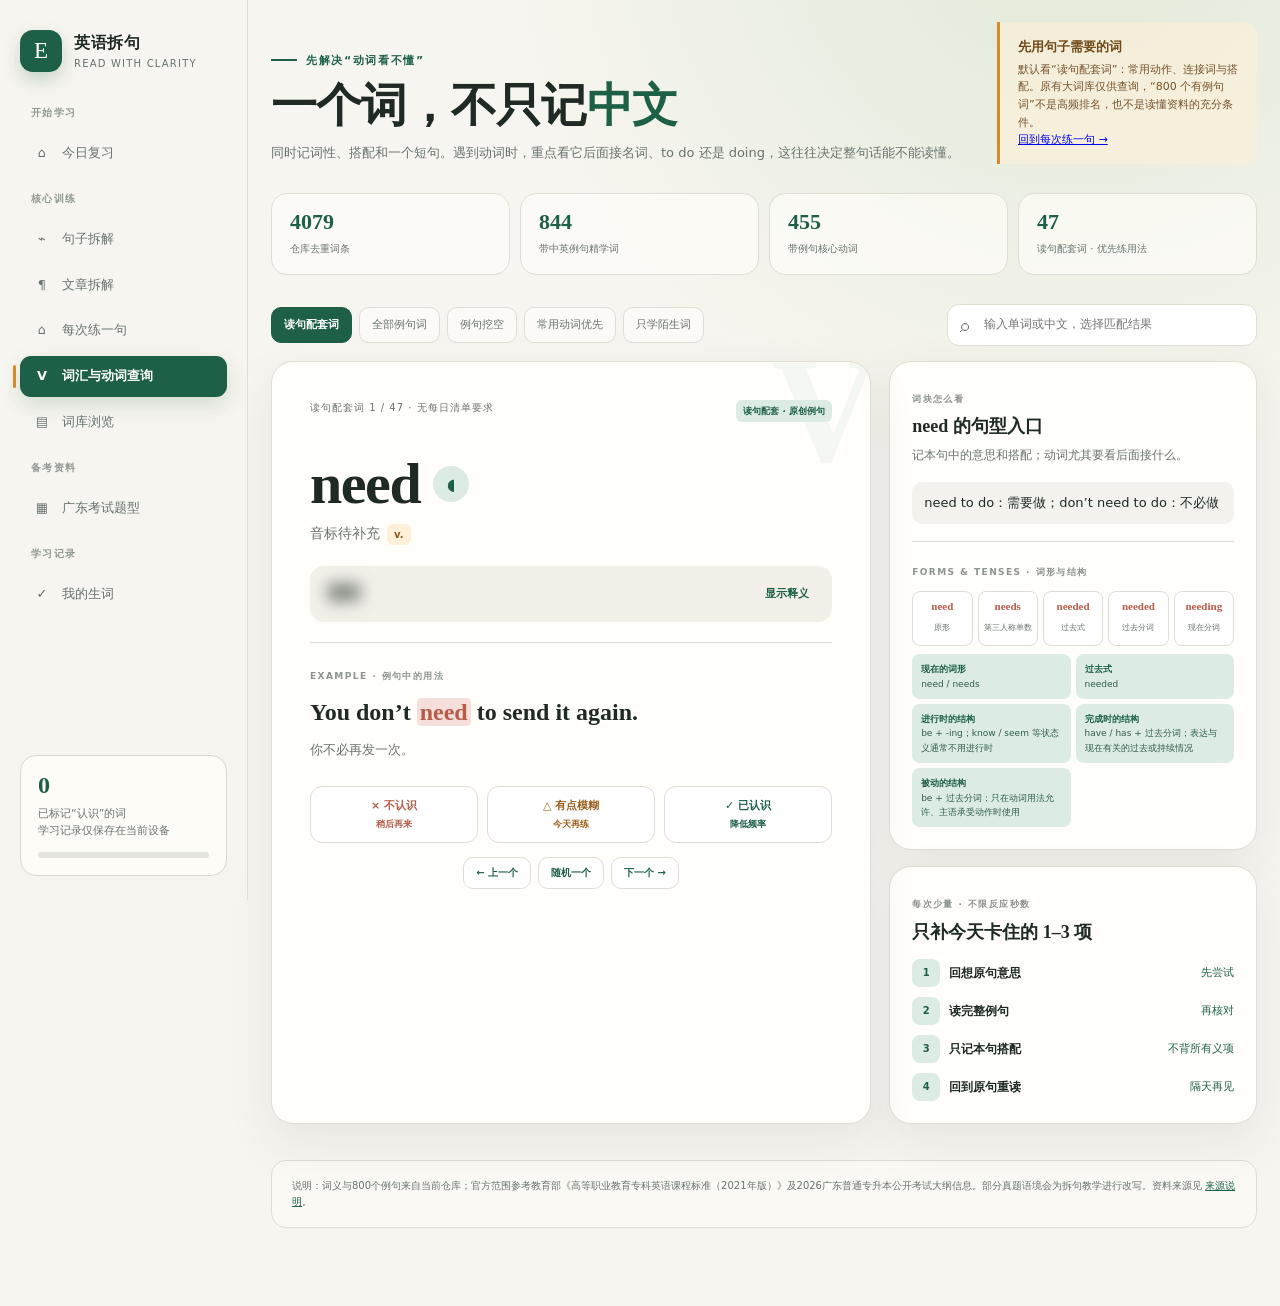
<file: 英语考试快速复习站/vocabulary.html>
<!doctype html>
<html lang="zh-CN">
<head>
  <meta charset="UTF-8" />
  <meta name="viewport" content="width=device-width, initial-scale=1.0" />
  <meta name="description" content="读句配套常用词、动词搭配和扩展词汇查询。" />
  <title>读句配套词与词汇查询 · 英语拆句</title>
  <style>
    :root{--ink:#1f2a24;--muted:#68736d;--paper:#f7f5ef;--card:#fffefa;--line:#deded4;--green:#1d6047;--green2:#2e785b;--green-soft:#dcece2;--amber:#d58a2c;--amber-soft:#fff0d7;--red:#b85c4a;--red-soft:#f6dfda;--blue:#3f6fa3;--blue-soft:#e1eaf4;--shadow:0 18px 50px rgba(41,54,47,.08);--radius:22px}
    *{box-sizing:border-box}html{scroll-behavior:smooth}body{margin:0;color:var(--ink);background:radial-gradient(circle at 84% -8%,rgba(219,231,210,.82),transparent 33%),var(--paper);font-family:"Microsoft YaHei","PingFang SC",system-ui,sans-serif;line-height:1.6}button,input{font:inherit}button:focus-visible,input:focus-visible,a:focus-visible{outline:3px solid rgba(63,111,163,.32);outline-offset:3px}.app{min-height:100vh;display:grid;grid-template-columns:248px 1fr}.sidebar{position:sticky;top:0;height:100vh;padding:30px 20px 24px;border-right:1px solid var(--line);background:rgba(247,245,239,.92);backdrop-filter:blur(14px);display:flex;flex-direction:column;z-index:10}.brand{display:flex;align-items:center;gap:12px;margin-bottom:33px;text-decoration:none;color:var(--ink)}.brand-mark{width:42px;height:42px;border-radius:13px;background:var(--green);color:#fff;display:grid;place-items:center;font:23px Georgia,serif;box-shadow:0 8px 18px rgba(29,96,71,.22)}.brand strong{display:block;font-size:16px;letter-spacing:.04em}.brand small{display:block;color:var(--muted);font-size:10px;letter-spacing:.12em}.nav-label{color:#909991;font-size:10px;font-weight:800;letter-spacing:.16em;margin:0 10px 8px}.nav{display:grid;gap:7px}.nav a{color:var(--muted);text-decoration:none;padding:11px 13px;border-radius:12px;display:flex;align-items:center;gap:10px;font-size:13px;transition:.2s}.nav a:hover{background:#eeece5;color:var(--ink)}.nav a.active{color:#fff;background:var(--green);box-shadow:0 9px 24px rgba(29,96,71,.18)}.nav i{width:20px;font-style:normal;text-align:center}.side-stat{margin-top:auto;padding:17px;border:1px solid #d7d9cf;border-radius:16px;background:rgba(255,254,250,.76)}.side-stat b{display:block;font:700 27px/1 Georgia,serif;color:var(--green)}.side-stat p{font-size:11px;color:var(--muted);margin:8px 0 12px}.bar{height:6px;background:#e4e5de;border-radius:99px;overflow:hidden}.bar i{display:block;width:0;height:100%;background:var(--amber);transition:.4s}.main{min-width:0}.topbar{min-height:74px;padding:15px clamp(20px,4.5vw,65px);display:flex;justify-content:space-between;align-items:center;border-bottom:1px solid rgba(222,222,212,.7);background:rgba(247,245,239,.68);backdrop-filter:blur(10px)}.crumb{font-size:12px;color:var(--muted)}.crumb b{color:var(--ink)}.top-actions{display:flex;gap:9px;align-items:center}.mini-badge{padding:7px 12px;border-radius:99px;background:var(--amber-soft);color:#8c5719;font-size:11px;font-weight:800}.menu-btn{display:none;border:0;background:transparent;font-size:22px}.content{width:min(1160px,calc(100% - 46px));margin:0 auto;padding:43px 0 78px}.hero{display:flex;justify-content:space-between;align-items:end;gap:30px;margin-bottom:29px}.eyebrow{display:flex;align-items:center;gap:9px;color:var(--green);font-size:11px;font-weight:800;letter-spacing:.15em}.eyebrow:before{content:"";width:26px;height:2px;background:var(--green)}h1{margin:10px 0 10px;font:600 clamp(32px,4.5vw,54px)/1.13 Georgia,"Songti SC",serif;letter-spacing:-.02em}h1 em{font-style:normal;color:var(--green)}.hero p{margin:0;max-width:700px;color:var(--muted);font-size:13px}.official-note{width:260px;flex:0 0 260px;padding:15px 18px;border-left:3px solid var(--amber);background:rgba(255,240,215,.55);border-radius:0 13px 13px 0;font-size:11px;color:#76522c}.official-note b{display:block;font-size:13px;color:#704918;margin-bottom:3px}.stats{display:grid;grid-template-columns:repeat(4,1fr);gap:10px;margin-bottom:20px}.stat{padding:17px 18px;border:1px solid var(--line);border-radius:16px;background:rgba(255,254,250,.68)}.stat b{font:700 25px/1 Georgia,serif;color:var(--green)}.stat span{display:block;font-size:10px;color:var(--muted);margin-top:5px}.control-row{display:flex;justify-content:space-between;align-items:center;gap:14px;margin:29px 0 15px}.modes,.filters{display:flex;gap:7px;flex-wrap:wrap}.mode,.filter{border:1px solid var(--line);background:rgba(255,254,250,.66);color:var(--muted);padding:8px 12px;border-radius:10px;font-size:11px;cursor:pointer;transition:.2s}.mode.active,.filter.active{background:var(--green);border-color:var(--green);color:#fff;font-weight:800}.mode:hover,.filter:hover{transform:translateY(-1px)}.search{position:relative;width:min(310px,100%)}.search input{width:100%;border:1px solid var(--line);background:#fff;padding:10px 13px 10px 36px;border-radius:12px;color:var(--ink);font-size:12px}.search:before{content:"⌕";position:absolute;left:13px;top:7px;color:var(--muted);font-size:18px}.study-layout{display:grid;grid-template-columns:1.24fr .76fr;gap:18px}.card{border:1px solid var(--line);border-radius:var(--radius);background:var(--card);box-shadow:var(--shadow)}.study-card{min-height:510px;padding:clamp(24px,4vw,42px);position:relative;overflow:hidden}.study-card:after{content:"V";position:absolute;right:-10px;top:-38px;font:700 180px Georgia,serif;color:rgba(29,96,71,.045);pointer-events:none}.study-top{display:flex;justify-content:space-between;align-items:start;position:relative;z-index:1}.counter{font-size:10px;color:var(--muted);letter-spacing:.1em}.source-badges{display:flex;gap:6px;flex-wrap:wrap;justify-content:flex-end}.badge{font-size:9px;padding:4px 7px;border-radius:6px;background:var(--green-soft);color:var(--green);font-weight:800}.badge.official{background:var(--blue-soft);color:var(--blue)}.badge.extra{background:var(--amber-soft);color:#8c5719}.word-line{display:flex;align-items:center;gap:13px;margin-top:38px}.word{font:700 clamp(43px,6.5vw,76px)/1 Georgia,serif;letter-spacing:-.035em}.sound{border:0;width:38px;height:38px;border-radius:50%;background:var(--green-soft);color:var(--green);cursor:pointer;font-size:17px}.phonetic{margin-top:10px;color:var(--muted);font:15px Georgia,serif}.pos{font:800 10px/1 system-ui;color:#8b5a1c;background:var(--amber-soft);padding:5px 7px;border-radius:6px;margin-left:7px}.meaning-box{min-height:60px;margin:27px 0 22px;padding:16px 18px;border-radius:14px;background:#f2f0e9;display:flex;align-items:center;justify-content:space-between;gap:15px}.meaning{font-size:19px;font-weight:800}.meaning.hidden{filter:blur(8px);user-select:none}.reveal{border:0;background:transparent;color:var(--green);font-size:11px;font-weight:800;cursor:pointer;white-space:nowrap}.example-wrap{border-top:1px solid var(--line);padding-top:20px}.label{font-size:9px;letter-spacing:.16em;color:#8b948e;font-weight:800}.example{font:600 clamp(19px,2.8vw,28px)/1.55 Georgia,serif;margin:8px 0}.example mark{background:var(--red-soft);color:var(--red);border-radius:5px;padding:1px 3px}.translation{font-size:12px;color:var(--muted)}.cloze{display:inline-block;min-width:90px;border-bottom:2px solid var(--red);color:transparent;background:var(--red-soft);border-radius:5px}.no-example{padding:13px 15px;background:var(--amber-soft);border-radius:11px;color:#7d572b;font-size:11px}.actions{display:grid;grid-template-columns:repeat(3,1fr);gap:9px;margin-top:28px}.grade{border:1px solid var(--line);border-radius:12px;background:#fff;padding:11px 7px;cursor:pointer;font-size:11px;font-weight:800}.grade:hover{transform:translateY(-1px)}.grade[data-grade="unknown"]{color:var(--red)}.grade[data-grade="fuzzy"]{color:#9a601b}.grade[data-grade="known"]{color:var(--green)}.side-panel{display:grid;gap:16px;align-content:start}.panel{padding:22px}.panel h2{font:600 20px/1.3 Georgia,"Songti SC",serif;margin:5px 0 7px}.panel p{font-size:11px;color:var(--muted);margin:0}.pattern-list{display:grid;gap:8px;margin-top:17px}.pattern{padding:10px 11px;border-radius:10px;background:#f3f2ec;font-size:11px}.pattern b{color:var(--green)}.pattern small{display:block;color:var(--muted);margin-top:2px}.today-list{display:grid;gap:10px;margin-top:15px}.today-row{display:grid;grid-template-columns:28px 1fr auto;gap:9px;align-items:center}.today-row i{width:28px;height:28px;border-radius:8px;background:var(--green-soft);color:var(--green);font-style:normal;display:grid;place-items:center;font-size:10px;font-weight:800}.today-row b{font-size:11px}.today-row small{font-size:9px;color:var(--muted)}.today-row span{font-size:10px;color:var(--green)}.section-head{display:flex;justify-content:space-between;align-items:end;gap:15px;margin:38px 0 15px}.section-head h2{margin:0;font:600 24px/1.2 Georgia,"Songti SC",serif}.section-head p{margin:4px 0 0;font-size:11px;color:var(--muted)}.result-count{font-size:10px;color:var(--muted)}.word-grid{display:grid;grid-template-columns:repeat(3,1fr);gap:11px}.word-card{padding:16px;border:1px solid var(--line);border-radius:15px;background:rgba(255,254,250,.72);cursor:pointer;transition:.2s}.word-card:hover{background:#fff;transform:translateY(-2px);box-shadow:0 10px 25px rgba(39,55,47,.06)}.word-card-top{display:flex;justify-content:space-between;gap:10px}.word-card b{font:700 20px Georgia,serif}.word-card .tiny-pos{font-size:9px;color:#92601f}.word-card p{font-size:11px;color:var(--muted);margin:7px 0 0;white-space:nowrap;overflow:hidden;text-overflow:ellipsis}.pager{display:flex;justify-content:center;align-items:center;gap:10px;margin-top:18px}.pager button{border:1px solid var(--line);background:#fff;border-radius:9px;padding:7px 11px;cursor:pointer;color:var(--green);font-size:11px}.pager button:disabled{opacity:.35;cursor:not-allowed}.pager span{font-size:10px;color:var(--muted)}.source-note{margin-top:36px;padding:17px 20px;border:1px solid var(--line);border-radius:15px;color:var(--muted);font-size:10px;background:rgba(255,254,250,.5)}.source-note a{color:var(--green)}
    @media(max-width:1020px){.app{grid-template-columns:1fr}.sidebar{position:fixed;left:-270px;width:248px;transition:.25s;box-shadow:10px 0 35px rgba(20,40,29,.12)}.sidebar.open{left:0}.menu-btn{display:block}.study-layout{grid-template-columns:1fr}.side-panel{grid-template-columns:repeat(2,1fr)}.word-grid{grid-template-columns:repeat(2,1fr)}}
    @media(max-width:680px){.content{width:calc(100% - 28px);padding-top:28px}.topbar{padding:12px 15px}.mini-badge{display:none}.hero{align-items:start;flex-direction:column}.official-note{width:100%;flex-basis:auto}.stats{grid-template-columns:repeat(2,1fr)}.control-row{align-items:stretch;flex-direction:column}.search{width:100%}.study-card{min-height:auto}.word{font-size:50px}.side-panel,.word-grid{grid-template-columns:1fr}.actions{gap:6px}.grade{font-size:10px}.source-badges{max-width:145px}}
    /* Refined hierarchy: compact core content, clearer navigation, larger usage notes. */
    .nav{gap:17px}.nav-group{display:grid;gap:5px}.nav-label{margin:0 11px 7px;letter-spacing:.14em}
    .nav a{position:relative;padding:10px 12px;border-radius:11px;transition:.18s}
    .nav a:hover{background:#ebece5;transform:translateX(2px)}
    .nav a.active{font-weight:700;box-shadow:0 8px 20px rgba(29,96,71,.17)}
    .nav a.active:before{content:"";position:absolute;left:-7px;top:9px;bottom:9px;width:3px;border-radius:4px;background:var(--amber)}
    h1{font-size:clamp(29px,3.9vw,46px);line-height:1.17}.stat b{font-size:22px}.side-stat b{font-size:24px}
    .study-card{min-height:480px;padding:clamp(24px,4vw,38px)}.study-card:after{font-size:150px}
    .word-line{margin-top:32px}.word{font-size:clamp(37px,5.2vw,58px);line-height:1.05;letter-spacing:-.025em}
    .sound{width:36px;height:36px;font-size:16px}.phonetic{font-size:14px}.meaning-box{min-height:56px;margin:23px 0 20px;padding:14px 17px}.meaning{font-size:17px}
    .example-wrap{padding-top:18px}.example{font-size:clamp(18px,2.25vw,24px);line-height:1.58}.translation{font-size:13px}.actions{margin-top:25px}.grade{padding:10px 7px}
    .panel h2{font-size:18px;line-height:1.35}.panel p{font-size:12px;line-height:1.7}.pattern-list{gap:9px;margin-top:16px}
    .pattern{padding:11px 12px;font-size:13px;line-height:1.55}.pattern small{font-size:12px;line-height:1.6;margin-top:4px}
    .today-row b{font-size:12px}.today-row span{font-size:11px}.section-head h2{font-size:21px}.word-card b{font-size:18px}
    @media(max-width:680px){.word{font-size:40px}}
    .vocab-pane[hidden]{display:none}.vocab-pane>.section-head:first-child{margin-top:0}
    .content{padding-top:22px}
    .floating-menu{position:fixed;top:12px;right:14px;z-index:30;width:40px;height:40px;border-radius:11px;background:var(--card);color:var(--green);box-shadow:0 8px 24px rgba(29,96,71,.16)}
    .search-suggestions{display:none;position:absolute;top:calc(100% + 6px);left:0;right:0;z-index:25;padding:6px;border:1px solid var(--line);border-radius:13px;background:#fff;box-shadow:0 15px 35px rgba(39,55,47,.14);max-height:280px;overflow-y:auto}
    .search-suggestions.show{display:grid;gap:3px}.suggestion{border:0;background:transparent;border-radius:9px;padding:8px 10px;text-align:left;cursor:pointer;display:grid;grid-template-columns:1fr auto;gap:10px;align-items:center}.suggestion:hover,.suggestion.active{background:var(--green-soft);color:var(--green)}.suggestion b{font:700 14px Georgia,serif}.suggestion span{font-size:10px;color:var(--muted);white-space:nowrap;overflow:hidden;text-overflow:ellipsis}.suggestion small{font-size:9px;color:#98601d}
    .word-nav{display:flex;justify-content:center;gap:7px;margin-top:14px}.word-nav button{border:1px solid var(--line);background:#fff;color:var(--green);border-radius:10px;padding:7px 12px;font-size:10px;font-weight:800;cursor:pointer}.word-nav button:hover{background:var(--green-soft);border-color:#abc0b1}
    .verb-tense{display:none;margin-top:17px;padding-top:15px;border-top:1px solid var(--line)}.verb-tense.show{display:block}.verb-form-grid{display:grid;grid-template-columns:repeat(5,1fr);gap:5px;margin-top:8px}.verb-form-box{min-width:0;padding:8px 5px;border-radius:8px;background:#fff;border:1px solid var(--line);text-align:center}.verb-form-box b{display:block;overflow-wrap:anywhere;font:700 11px Georgia,serif;color:var(--red)}.verb-form-box small{font-size:8px;color:var(--muted)}.tense-guide{display:grid;grid-template-columns:repeat(2,1fr);gap:5px;margin-top:8px}.tense-guide div{padding:8px 9px;border-radius:8px;background:var(--green-soft);font-size:9px;color:#315d49}.tense-guide b{display:block;color:var(--green);font-size:9px}
    @media(max-width:680px){.content{padding-top:18px}.verb-form-grid{grid-template-columns:repeat(3,1fr)}.tense-guide{grid-template-columns:1fr}}
  </style>
</head>
<body>
  <div class="app">
    <aside class="sidebar" id="sidebar">
      <a class="brand" href="index.html"><span class="brand-mark">E</span><span><strong>英语拆句</strong><small>READ WITH CLARITY</small></span></a>
      <nav class="nav">
        <div class="nav-group">
          <div class="nav-label">开始学习</div>
          <a href="index.html?view=today"><i>⌂</i> 今日复习</a>
        </div>
        <div class="nav-group">
          <div class="nav-label">核心训练</div>
          <a href="index.html?view=sentences"><i>⌁</i> 句子拆解</a>
          <a href="index.html?view=articles"><i>¶</i> 文章拆解</a>
          <a href="index.html?view=reading"><i>⌂</i> 每次练一句</a>
          <a class="active" href="vocabulary.html?view=study" data-vocab-link="study" aria-current="page"><i>V</i> 词汇与动词查询</a>
          <a href="vocabulary.html?view=library" data-vocab-link="library"><i>▤</i> 词库浏览</a>
        </div>
        <div class="nav-group">
          <div class="nav-label">备考资料</div>
          <a href="index.html?view=exam"><i>▦</i> 广东考试题型</a>
        </div>
        <div class="nav-group">
          <div class="nav-label">学习记录</div>
          <a href="vocabulary.html?view=unknown" data-vocab-link="unknown" id="unknownNav"><i>✓</i> 我的生词</a>
        </div>
      </nav>
      <div class="side-stat"><b id="sideKnown">0</b><p>已标记“认识”的词<br>学习记录仅保存在当前设备</p><div class="bar"><i id="sideProgress"></i></div></div>
    </aside>

    <main class="main">
      <button class="menu-btn floating-menu" id="menuBtn" aria-label="打开菜单">☰</button>
      <div class="content">
        <div class="vocab-pane" data-vocab-pane="study">
        <section class="hero">
          <div><div class="eyebrow">先解决“动词看不懂”</div><h1>一个词，不只记<em>中文</em></h1><p>同时记词性、搭配和一个短句。遇到动词时，重点看它后面接名词、to do 还是 doing，这往往决定整句话能不能读懂。</p></div>
          <aside class="official-note"><b>先用句子需要的词</b>默认看“读句配套词”：常用动作、连接词与搭配。原有大词库仅供查询，“800 个有例句词”不是高频排名，也不是读懂资料的充分条件。<br><a href="index.html?view=reading">回到每次练一句 →</a></aside>
        </section>

        <section class="stats">
          <div class="stat"><b id="totalStat">4035</b><span>仓库去重词条</span></div>
          <div class="stat"><b id="deepStat">800</b><span>带中英例句精学词</span></div>
          <div class="stat"><b id="verbStat">439</b><span>带例句核心动词</span></div>
          <div class="stat"><b id="readingWordStat">47</b><span>读句配套词 · 优先练用法</span></div>
        </section>

        <div class="control-row">
          <div class="modes" aria-label="学习模式"><button class="mode active" data-mode="reading">读句配套词</button><button class="mode" data-mode="meaning">全部例句词</button><button class="mode" data-mode="cloze">例句挖空</button><button class="mode" data-mode="verb">常用动词优先</button><button class="mode" data-mode="unknown">只学陌生词</button></div>
          <div class="search"><input id="quickSearch" type="search" placeholder="输入单词或中文，选择匹配结果" autocomplete="off" aria-autocomplete="list" aria-controls="searchSuggestions" /><div class="search-suggestions" id="searchSuggestions" role="listbox"></div></div>
        </div>

        <section class="study-layout">
          <article class="card study-card">
            <div class="study-top"><span class="counter" id="studyCounter">TODAY 01 / 20</span><div class="source-badges" id="sourceBadges"></div></div>
            <div class="word-line"><span class="word" id="word">achieve</span><button class="sound" id="soundBtn" aria-label="朗读单词">◖</button></div>
            <div class="phonetic"><span id="phonetic">/əˈtʃiːv/</span><span class="pos" id="pos">v.</span></div>
            <div class="meaning-box"><span class="meaning hidden" id="meaning">实现；达到</span><button class="reveal" id="revealBtn">显示释义</button></div>
            <div class="example-wrap"><span class="label">EXAMPLE · 例句中的用法</span><div class="example" id="example">She <mark>achieved</mark> her goal.</div><div class="translation" id="translation">她实现了她的目标。</div></div>
            <div class="actions"><button class="grade" data-grade="unknown">× 不认识<br><small>稍后再来</small></button><button class="grade" data-grade="fuzzy">△ 有点模糊<br><small>今天再练</small></button><button class="grade" data-grade="known">✓ 已认识<br><small>降低频率</small></button></div>
            <div class="word-nav"><button id="previousWord">← 上一个</button><button id="randomWord">随机一个</button><button id="nextWord">下一个 →</button></div>
          </article>

          <aside class="side-panel">
            <section class="card panel"><span class="label">词块怎么看</span><h2 id="patternTitle">本词的句型入口</h2><p>记本句中的意思和搭配；动词尤其要看后面接什么。</p><div class="pattern-list" id="patternList"></div><div class="verb-tense" id="verbTense"><span class="label">FORMS & TENSES · 词形与结构</span><div class="verb-form-grid" id="verbFormGrid"></div><div class="tense-guide" id="tenseGuide"></div></div></section>
            <section class="card panel"><span class="label">每次少量 · 不限反应秒数</span><h2>只补今天卡住的 1–3 项</h2><div class="today-list"><div class="today-row"><i>1</i><b>回想原句意思</b><span>先尝试</span></div><div class="today-row"><i>2</i><b>读完整例句</b><span>再核对</span></div><div class="today-row"><i>3</i><b>只记本句搭配</b><span>不背所有义项</span></div><div class="today-row"><i>4</i><b>回到原句重读</b><span>隔天再见</span></div></div></section>
          </aside>
        </section>

        </div>

        <div class="vocab-pane" data-vocab-pane="library" hidden>
        <div class="section-head" id="word-bank"><div><h2>词库浏览</h2><p>可以按动词、例句和学习状态筛选；点击词卡进入上方学习。</p></div><span class="result-count" id="resultCount">正在加载…</span></div>
        <div class="filters"><button class="filter active" data-filter="all">全部</button><button class="filter" data-filter="deep">有例句</button><button class="filter" data-filter="verbs">所有动词</button><button class="filter" data-filter="deepVerbs">核心动词</button><button class="filter" data-filter="official">官方词表匹配</button><button class="filter" data-filter="unknown">我的陌生词</button></div>
        <section class="word-grid" id="wordGrid"></section>
        <div class="pager"><button id="prevPage">← 上一页</button><span id="pageInfo">1 / 1</span><button id="nextPage">下一页 →</button></div>
        </div>

        <div class="source-note">说明：词义与800个例句来自当前仓库；官方范围参考教育部《高等职业教育专科英语课程标准（2021年版）》及2026广东普通专升本公开考试大纲信息。部分真题语境会为拆句教学进行改写。资料来源见 <a href="sources/README.md">来源说明</a>。</div>
      </div>
    </main>
  </div>

  <script src="data/vocabulary-data.js"></script>
  <script src="data/reading-vocabulary.js"></script>
  <script>
    const readingVocabulary = window.READING_VOCABULARY || [];
    const data = [...new Map([...(window.VOCABULARY_DATA || []), ...readingVocabulary].map(item => [item.word.toLowerCase(), item])).values()];
    const meta = window.VOCABULARY_META || {};
    const stateKey = 'gd-zsb-vocab-state-v1';
    let grades = {};
    try { const saved = JSON.parse(localStorage.getItem(stateKey) || '{}'); if (saved && typeof saved === 'object' && !Array.isArray(saved)) grades = saved; } catch (_) { /* 存储不可用不阻止阅读 */ }
    let mode = 'reading', filter = 'all', currentIndex = 0, page = 1, selectedSearchItem = null, suggestionIndex = -1;
    const pageSize = 18;

    // adv. 不能因为包含 v. 就被当成动词，否则会生成 alreadyed 等错误词形。
    function hasVerbPos(pos) { return /(^|[\/\s])(?:v|vt|vi)\./.test(pos || ''); }
    const corePriority = readingVocabulary.filter(item => hasVerbPos(item.pos)).map(item => item.word);
    const patterns = {
      achieve:[['achieve + 目标','achieve a goal / success｜实现目标 / 取得成功'],['常见变形','achieve → achieved → achieved']],
      allow:[['allow + 人 + to do','allow students to choose｜允许学生选择'],['被动常见','be allowed to do｜被允许做某事']],
      apply:[['apply for + 名词','apply for a job｜申请工作'],['apply to + 对象','apply to everyone｜适用于每个人']],
      avoid:[['avoid + 名词 / doing','avoid mistakes / avoid making mistakes｜避免犯错'],['注意','avoid 后不接 to do']],
      cause:[['cause + 结果','cause a problem｜引起问题'],['cause + 人 + to do','cause people to worry｜使人担心']],
      consider:[['consider + 名词 / doing','consider the plan / consider changing it'],['注意','consider 后常接 doing，不接 to do']],
      decide:[['decide to do','decide to leave｜决定离开'],['decide on + 名词','decide on a date｜选定日期']],
      depend:[['depend on + 名词','depend on the weather｜取决于天气'],['整块记','It depends.｜这要看情况。']],
      enable:[['enable + 人 + to do','enable us to learn｜使我们能够学习']],
      encourage:[['encourage + 人 + to do','encourage students to read｜鼓励学生阅读']],
      expect:[['expect + 人 + to do','expect him to come｜期待他来'],['被动常见','be expected to do｜预计 / 应该做某事']],
      find:[['find + 名词 + 形容词','find the task difficult｜发现任务很难'],['find that + 小句','find that it works｜发现它有效']],
      lead:[['lead to + 结果','lead to success｜带来成功'],['lead + 人 + to do','lead us to believe｜使我们相信']],
      make:[['make + 人/物 + 形容词','make the work easier｜使工作更容易'],['make + 人 + 动词原形','make me laugh｜使我发笑']],
      mean:[['mean + doing','Doing this means waiting.｜这样做意味着等待'],['mean to do','I meant to call.｜我本打算打电话']],
      need:[['need to do','need to practice｜需要练习'],['need + doing','The room needs cleaning.｜房间需要打扫']],
      provide:[['provide + 人 + with + 物','provide us with help｜为我们提供帮助'],['provide + 物 + for + 人','provide help for us']],
      require:[['require + 人 + to do','require students to attend｜要求学生参加'],['被动常见','be required to do｜被要求做某事']],
      result:[['result in + 结果','result in failure｜导致失败'],['result from + 原因','result from stress｜由压力造成']],
      spend:[['spend + 时间 + doing','spend time reading｜花时间阅读'],['spend + 钱 + on + 物','spend money on books']],
      suggest:[['suggest + doing','suggest taking a break｜建议休息'],['suggest that + 小句','suggest that we should leave']],
      use:[['use + 物 + to do','use a tool to open it｜用工具打开'],['被动常见','be used to do｜被用来做某事']],
      become:[['become + 身份/状态','become a teacher / become popular｜成为 / 变得']],
      improve:[['improve + 名词','improve your English｜提高英语'],['不及物','The situation improved.｜情况改善了']]
    };
    const irregularVerbForms = {
      be:['is','was / were','been','being'], become:['becomes','became','become','becoming'], begin:['begins','began','begun','beginning'], break:['breaks','broke','broken','breaking'],
      bring:['brings','brought','brought','bringing'], build:['builds','built','built','building'], buy:['buys','bought','bought','buying'], choose:['chooses','chose','chosen','choosing'],
      come:['comes','came','come','coming'], cost:['costs','cost','cost','costing'], cut:['cuts','cut','cut','cutting'], do:['does','did','done','doing'],
      feel:['feels','felt','felt','feeling'], find:['finds','found','found','finding'], get:['gets','got','got / gotten','getting'], give:['gives','gave','given','giving'],
      go:['goes','went','gone','going'], grow:['grows','grew','grown','growing'], have:['has','had','had','having'], keep:['keeps','kept','kept','keeping'],
      know:['knows','knew','known','knowing'], lead:['leads','led','led','leading'], leave:['leaves','left','left','leaving'], lose:['loses','lost','lost','losing'],
      make:['makes','made','made','making'], mean:['means','meant','meant','meaning'], meet:['meets','met','met','meeting'], pay:['pays','paid','paid','paying'],
      read:['reads','read','read','reading'], run:['runs','ran','run','running'], say:['says','said','said','saying'], see:['sees','saw','seen','seeing'],
      send:['sends','sent','sent','sending'], show:['shows','showed','shown','showing'], sit:['sits','sat','sat','sitting'], speak:['speaks','spoke','spoken','speaking'],
      spend:['spends','spent','spent','spending'], stand:['stands','stood','stood','standing'], take:['takes','took','taken','taking'], teach:['teaches','taught','taught','teaching'],
      tell:['tells','told','told','telling'], think:['thinks','thought','thought','thinking'], understand:['understands','understood','understood','understanding'], wear:['wears','wore','worn','wearing'],
      win:['wins','won','won','winning'], write:['writes','wrote','written','writing']
    };
    const doubleFinal = new Set(['admit','commit','control','occur','permit','plan','prefer','refer','stop']);
    function verbForms(base){
      if(irregularVerbForms[base]){const [third,past,participle,ing]=irregularVerbForms[base];return{base,third,past,participle,ing}}
      const consonantY=/[^aeiou]y$/.test(base); const third=consonantY?`${base.slice(0,-1)}ies`:/(s|sh|ch|x|z|o)$/.test(base)?`${base}es`:`${base}s`;
      const doubled=doubleFinal.has(base); const past=base.endsWith('e')?`${base}d`:consonantY?`${base.slice(0,-1)}ied`:doubled?`${base}${base.at(-1)}ed`:`${base}ed`;
      const ing=base.endsWith('ie')?`${base.slice(0,-2)}ying`:doubled?`${base}${base.at(-1)}ing`:base.endsWith('e')&&!base.endsWith('ee')?`${base.slice(0,-1)}ing`:`${base}ing`;
      return{base,third,past,participle:past,ing};
    }
    function renderVerbTense(item){
      const panel=document.getElementById('verbTense'); const isVerb=hasVerbPos(item.pos); panel.classList.toggle('show',isVerb); if(!isVerb)return;
      const forms=verbForms(item.word.toLowerCase()); const labels=[['base','原形'],['third','第三人称单数'],['past','过去式'],['participle','过去分词'],['ing','现在分词']];
      document.getElementById('verbFormGrid').innerHTML=labels.map(([key,label])=>`<div class="verb-form-box"><b>${forms[key]}</b><small>${label}</small></div>`).join('');
      document.getElementById('tenseGuide').innerHTML=[
        ['现在的词形',`${forms.base} / ${forms.third}`],['过去式',forms.past],['进行时的结构','be + -ing；know / seem 等状态义通常不用进行时'],['完成时的结构','have / has + 过去分词；表达与现在有关的过去或持续情况'],['被动的结构','be + 过去分词；只在动词用法允许、主语承受动作时使用']
      ].map(([label,value])=>`<div><b>${label}</b>${value}</div>`).join('');
    }

    document.getElementById('totalStat').textContent = data.length;
    document.getElementById('deepStat').textContent = data.filter(item => item.deep).length;
    document.getElementById('verbStat').textContent = data.filter(item => item.deep && hasVerbPos(item.pos)).length;
    document.getElementById('readingWordStat').textContent = readingVocabulary.length;

    function saveGrades(){ try { localStorage.setItem(stateKey, JSON.stringify(grades)); } catch (_) { document.getElementById('sideKnown').nextElementSibling.textContent='记录无法保存；本次页面内仍可标记。'; } updateProgress(); }
    function updateProgress(){ const known=data.filter(item=>grades[item.word.toLowerCase()]==='known').length; document.getElementById('sideKnown').textContent=known; document.getElementById('sideProgress').style.width=Math.min(100,known/data.length*100)+'%'; }
    function studyPool(){
      let pool=data.filter(x=>x.deep);
      if(mode==='reading') pool=readingVocabulary;
      if(mode==='verb') pool=pool.filter(x=>hasVerbPos(x.pos));
      if(mode==='unknown') pool=pool.filter(x=>grades[x.word.toLowerCase()]==='unknown'||grades[x.word.toLowerCase()]==='fuzzy');
      if(!pool.length) pool=data.filter(x=>x.deep);
      if(mode==='verb') pool.sort((a,b)=>{const ai=corePriority.indexOf(a.word.toLowerCase()),bi=corePriority.indexOf(b.word.toLowerCase());return (ai<0?999:ai)-(bi<0?999:bi)});
      return pool;
    }
    function current(){ if(selectedSearchItem)return selectedSearchItem; const pool=studyPool(); currentIndex=((currentIndex%pool.length)+pool.length)%pool.length; return pool[currentIndex]; }
    function highlightExample(example,word,cloze=false){
      if(!example) return '';
      const stem=word.replace(/e$/,''); const re=new RegExp(`\\b(${word}|${stem}(?:s|es|ed|ing)?)\\b`,'i');
      return example.replace(re,cloze?'<span class="cloze">$1</span>':'<mark>$1</mark>');
    }
    function renderStudy(){
      const item=current(), pool=studyPool(); const key=item.word.toLowerCase();
      document.getElementById('studyCounter').textContent=selectedSearchItem?`搜索结果 · 词库 ${item.id}`:`${mode==='reading'?'读句配套词':'当前词组'} ${currentIndex+1} / ${pool.length} · 无每日清单要求`;
      document.getElementById('word').textContent=item.word; document.getElementById('phonetic').textContent=item.phonetic||'音标待补充'; document.getElementById('pos').textContent=item.pos||'word'; document.getElementById('meaning').textContent=item.meaning||'释义待补充';
      document.getElementById('meaning').classList.toggle('hidden',true); document.getElementById('revealBtn').textContent='显示释义';
      const badges=document.getElementById('sourceBadges'); badges.innerHTML=item.reading?'<span class="badge">读句配套 · 原创例句</span>':`<span class="badge">${item.deep?'有例句 · 非频率排名':'识别词 · 待补例句'}</span>${item.official?'<span class="badge official">历史词表匹配</span>':'<span class="badge extra">扩展识别</span>'}`;
      const ex=document.getElementById('example'); const trans=document.getElementById('translation');
      if(item.example){ ex.className='example'; ex.innerHTML=highlightExample(item.example,item.word,mode==='cloze'); trans.textContent=mode==='cloze'?'先根据句意想单词，再点击“显示释义”核对。':item.translation; }
      else { ex.className='no-example'; ex.textContent='这个词目前属于识别层，例句将在后续批次补充。'; trans.textContent=''; }
      renderPatterns(item); document.querySelectorAll('.grade').forEach(b=>b.style.background=grades[key]===b.dataset.grade?'var(--green-soft)':'#fff');
    }
    function renderPatterns(item){
      document.getElementById('patternTitle').textContent=`${item.word} 的句型入口`; const list=document.getElementById('patternList'); const p=patterns[item.word.toLowerCase()];
      if(item.pattern){list.replaceChildren();const entry=document.createElement('div');entry.className='pattern';entry.textContent=item.pattern;list.appendChild(entry)}
      else if(p){list.innerHTML=p.map(x=>`<div class="pattern"><b>${x[0]}</b><small>${x[1]}</small></div>`).join('')}
      else if(hasVerbPos(item.pos)){list.innerHTML=`<div class="pattern"><b>先看例句中的宾语</b><small>${item.example||'观察它后面接名词、to do 还是 doing'}</small></div><div class="pattern"><b>再记一个变形</b><small>做题时先判断它是不是全句谓语</small></div>`}
      else{list.innerHTML=`<div class="pattern"><b>${item.pos||'词性识别'}</b><small>先记它在句子里能放什么位置</small></div><div class="pattern"><b>短句优先</b><small>${item.example||'在阅读中再次遇到时再升级为精学词'}</small></div>`}
      renderVerbTense(item);
    }
    document.getElementById('revealBtn').addEventListener('click',()=>{const m=document.getElementById('meaning');m.classList.toggle('hidden');document.getElementById('revealBtn').textContent=m.classList.contains('hidden')?'显示释义':'隐藏释义'});
    document.getElementById('soundBtn').addEventListener('click',()=>{const u=new SpeechSynthesisUtterance(current().word);u.lang='en-US';u.rate=.82;speechSynthesis.cancel();speechSynthesis.speak(u)});
    document.querySelectorAll('.grade').forEach(btn=>btn.addEventListener('click',()=>{grades[current().word.toLowerCase()]=btn.dataset.grade;saveGrades();selectedSearchItem=null;currentIndex++;renderStudy();renderGrid()}));
    document.querySelectorAll('.mode').forEach(btn=>btn.addEventListener('click',()=>{document.querySelectorAll('.mode').forEach(b=>b.classList.remove('active'));btn.classList.add('active');mode=btn.dataset.mode;selectedSearchItem=null;currentIndex=0;renderStudy()}));

    function anchorSelectedWord(){
      if(!selectedSearchItem)return; const pool=studyPool(); const index=pool.findIndex(item=>item.word===selectedSearchItem.word); if(index>=0)currentIndex=index; selectedSearchItem=null;
    }
    function moveWord(step){anchorSelectedWord();const pool=studyPool();currentIndex=(currentIndex+step+pool.length)%pool.length;renderStudy()}
    document.getElementById('previousWord').addEventListener('click',()=>moveWord(-1));
    document.getElementById('nextWord').addEventListener('click',()=>moveWord(1));
    document.getElementById('randomWord').addEventListener('click',()=>{selectedSearchItem=null;const pool=studyPool();currentIndex=Math.floor(Math.random()*pool.length);renderStudy()});

    function fuzzySequence(text,query){let index=0;for(const char of text){if(char===query[index])index++;if(index===query.length)return true}return false}
    function searchMatches(query){
      const q=query.trim().toLowerCase(); if(!q)return[];
      return data.map(item=>{const word=item.word.toLowerCase(),meaning=item.meaning.toLowerCase();let score=99;if(word===q)score=0;else if(word.startsWith(q))score=1;else if(word.includes(q))score=2;else if(meaning.includes(q))score=3;else if(q.length>1&&fuzzySequence(word,q))score=4;return{item,score}})
        .filter(result=>result.score<99).sort((a,b)=>a.score-b.score||Number(b.item.deep)-Number(a.item.deep)||a.item.word.length-b.item.word.length).slice(0,9).map(result=>result.item);
    }
    function chooseSuggestion(item){
      selectedSearchItem=item; mode=hasVerbPos(item.pos)?'verb':'meaning'; currentIndex=0;
      document.querySelectorAll('.mode').forEach(button=>button.classList.toggle('active',button.dataset.mode===mode));
      document.getElementById('quickSearch').value=item.word; document.getElementById('searchSuggestions').classList.remove('show');
      renderStudy(); setVocabView('study');
    }
    function renderSuggestions(){
      const input=document.getElementById('quickSearch'),box=document.getElementById('searchSuggestions'),matches=searchMatches(input.value); suggestionIndex=-1; box.innerHTML='';
      matches.forEach(item=>{const button=document.createElement('button');button.className='suggestion';button.type='button';button.setAttribute('role','option');button.innerHTML=`<span><b>${item.word}</b>　${item.meaning}</span><small>${item.pos}</small>`;button.addEventListener('mousedown',event=>event.preventDefault());button.addEventListener('click',()=>chooseSuggestion(item));box.appendChild(button)});
      box.classList.toggle('show',matches.length>0);
    }
    function moveSuggestion(step){const items=[...document.querySelectorAll('.suggestion')];if(!items.length)return;suggestionIndex=(suggestionIndex+step+items.length)%items.length;items.forEach((item,index)=>item.classList.toggle('active',index===suggestionIndex));items[suggestionIndex].scrollIntoView({block:'nearest'})}

    function filtered(){ const q=document.getElementById('quickSearch').value.trim().toLowerCase(); return data.filter(x=>{
      const matches=!q||x.word.toLowerCase().includes(q)||x.meaning.includes(q);
      if(!matches)return false; if(filter==='deep')return x.deep;if(filter==='verbs')return hasVerbPos(x.pos);if(filter==='deepVerbs')return x.deep&&hasVerbPos(x.pos);if(filter==='official')return x.official;if(filter==='unknown')return grades[x.word.toLowerCase()]==='unknown'||grades[x.word.toLowerCase()]==='fuzzy';return true;
    })}
    function renderGrid(){ const items=filtered();const pages=Math.max(1,Math.ceil(items.length/pageSize));page=Math.min(page,pages);const start=(page-1)*pageSize;const grid=document.getElementById('wordGrid');grid.innerHTML='';
      items.slice(start,start+pageSize).forEach(item=>{const card=document.createElement('article');card.className='word-card';const grade=grades[item.word.toLowerCase()];card.innerHTML=`<div class="word-card-top"><b>${item.word}</b><span class="tiny-pos">${item.pos}${grade?' · '+({known:'已认识',fuzzy:'模糊',unknown:'陌生'}[grade]):''}</span></div><p>${item.meaning}</p>`;card.addEventListener('click',()=>{selectedSearchItem=null;mode=item.deep&&hasVerbPos(item.pos)?'verb':'meaning';document.querySelectorAll('.mode').forEach(b=>b.classList.toggle('active',b.dataset.mode===mode));const pool=studyPool();const idx=pool.findIndex(x=>x.word===item.word);if(idx>=0){currentIndex=idx;renderStudy();setVocabView('study')}});grid.appendChild(card)});
      document.getElementById('resultCount').textContent=`找到 ${items.length} 个词`;document.getElementById('pageInfo').textContent=`${page} / ${pages}`;document.getElementById('prevPage').disabled=page<=1;document.getElementById('nextPage').disabled=page>=pages;
    }
    document.querySelectorAll('.filter').forEach(btn=>btn.addEventListener('click',()=>{document.querySelectorAll('.filter').forEach(b=>b.classList.remove('active'));btn.classList.add('active');filter=btn.dataset.filter;page=1;renderGrid()}));
    const quickSearch=document.getElementById('quickSearch');
    quickSearch.addEventListener('input',()=>{page=1;renderGrid();renderSuggestions()});
    quickSearch.addEventListener('focus',()=>{if(quickSearch.value.trim())renderSuggestions()});
    quickSearch.addEventListener('blur',()=>setTimeout(()=>document.getElementById('searchSuggestions').classList.remove('show'),100));
    quickSearch.addEventListener('keydown',event=>{if(event.key==='ArrowDown'){event.preventDefault();moveSuggestion(1)}else if(event.key==='ArrowUp'){event.preventDefault();moveSuggestion(-1)}else if(event.key==='Enter'){const items=[...document.querySelectorAll('.suggestion')];if(items.length){event.preventDefault();(items[suggestionIndex>=0?suggestionIndex:0]).click()}}else if(event.key==='Escape'){document.getElementById('searchSuggestions').classList.remove('show')}});
    document.getElementById('prevPage').addEventListener('click',()=>{page--;renderGrid()});document.getElementById('nextPage').addEventListener('click',()=>{page++;renderGrid()});
    document.getElementById('menuBtn').addEventListener('click',()=>document.getElementById('sidebar').classList.toggle('open'));
    const vocabViewNames={study:'高频词与核心动词',library:'词库浏览',unknown:'我的生词'};
    function setVocabView(name,updateUrl=true){const safe=vocabViewNames[name]?name:'study';const pane=safe==='study'?'study':'library';
      document.querySelectorAll('[data-vocab-pane]').forEach(item=>item.hidden=item.dataset.vocabPane!==pane);
      document.querySelectorAll('[data-vocab-link]').forEach(link=>{const active=link.dataset.vocabLink===safe;link.classList.toggle('active',active);if(active)link.setAttribute('aria-current','location');else link.removeAttribute('aria-current')});
      const viewName=document.getElementById('vocabViewName');if(viewName)viewName.textContent=vocabViewNames[safe];document.getElementById('sidebar').classList.remove('open');
      if(safe==='unknown'){filter='unknown';page=1;document.querySelectorAll('.filter').forEach(btn=>btn.classList.toggle('active',btn.dataset.filter==='unknown'));renderGrid()}
      if(safe==='library'&&filter==='unknown'){filter='all';page=1;document.querySelectorAll('.filter').forEach(btn=>btn.classList.toggle('active',btn.dataset.filter==='all'));renderGrid()}
      if(updateUrl){try{history.replaceState({},'',`?view=${safe}`)}catch(error){}}
    }
    document.querySelectorAll('[data-vocab-link]').forEach(link=>link.addEventListener('click',event=>{event.preventDefault();setVocabView(link.dataset.vocabLink)}));
    document.querySelectorAll('.nav a:not([data-vocab-link])').forEach(link=>link.addEventListener('click',()=>document.getElementById('sidebar').classList.remove('open')));
    updateProgress();renderStudy();renderGrid();setVocabView(new URLSearchParams(location.search).get('view')||'study',false);
  </script>
</body>
</html>
</file>
<file: 每日英语资料/site.css>
:root { --ink:#1f2a24; --muted:#68736d; --paper:#f7f5ef; --card:#fffefa; --line:#deded4; --green:#1d6047; --green-soft:#dcece2; --amber:#d58a2c; --amber-soft:#fff0d7; --red:#b85c4a; --red-soft:#f6dfda; --blue:#3f6fa3; --blue-soft:#e1eaf4; --shadow:0 18px 50px #29362f0d; }
* { box-sizing:border-box; }
body { margin:0; color:var(--ink); background:radial-gradient(circle at 85% 0,#e7eddf,transparent 35%),var(--paper); font:15px/1.75 system-ui,"Microsoft YaHei",sans-serif; }
button,select,input { font:inherit; }
button,a,summary,select { -webkit-tap-highlight-color:transparent; }
button:focus-visible,a:focus-visible,summary:focus-visible,select:focus-visible { outline:3px solid #3f6fa3; outline-offset:3px; }
a { color:var(--green); }
.app { display:grid; grid-template-columns:230px minmax(0,1fr); min-height:100vh; }
.sidebar { padding:28px 20px; background:#f7f5eff5; border-right:1px solid var(--line); position:sticky; top:0; height:100dvh; overflow-y:auto; display:flex; flex-direction:column; }
.brand { display:flex; align-items:center; gap:10px; color:var(--ink); text-decoration:none; margin-bottom:30px; }
.brand-mark { display:grid; place-items:center; width:39px; height:39px; border-radius:12px; background:var(--green); color:white; font:22px Georgia,serif; }
.brand strong { display:block; font-size:17px; }.brand small { display:block; color:var(--muted); font-size:11px; }
.nav { display:grid; gap:7px; }.nav a { text-decoration:none; color:var(--muted); border-radius:10px; padding:11px 13px; }.nav a.active { color:white; background:var(--green); }.nav a:hover:not(.active) { background:#ebeee5; }
.side-note { margin-top:auto; padding:16px; border:1px solid var(--line); border-radius:15px; font-size:12px; color:var(--muted); }.side-note p { margin:7px 0; }.days { font:700 27px Georgia,serif; color:var(--green); }
.bar { height:6px; background:#e4e5de; border-radius:9px; overflow:hidden; }.bar i { display:block; height:100%; width:0; background:var(--green); }
.main { min-width:0; }.content { width:min(1140px,calc(100% - 48px)); margin:0 auto; padding:30px 0 65px; }
.view-pane[hidden] { display:none; }h1 { font:600 clamp(30px,4vw,44px)/1.3 Georgia,"Songti SC",serif; margin:10px 0 16px; }h1 em { font-style:normal; color:var(--green); }
.eyebrow { color:var(--green); font-size:12px; letter-spacing:.1em; font-weight:700; }.lead { color:var(--muted); max-width:740px; }
.card { background:var(--card); border:1px solid var(--line); border-radius:20px; box-shadow:var(--shadow); }
.lesson-tag { display:inline-block; color:#81551a; background:var(--amber-soft); padding:4px 9px; border-radius:20px; font-size:11px; }.section-head { display:flex; align-items:center; justify-content:space-between; flex-wrap:wrap; gap:15px; margin:20px 0; }h2 { margin:0 0 8px; font-size:25px; }h3 { font-size:17px; }
.menu-btn { display:none; }.floating-menu { position:fixed; top:12px; right:14px; z-index:20; border:1px solid var(--line); border-radius:10px; background:var(--card); padding:6px 12px; color:var(--green); font-size:23px; cursor:pointer; }
.footer-note { margin-top:40px; padding-top:20px; border-top:1px solid var(--line); font-size:12px; color:var(--muted); }
.daily-card { padding:clamp(20px,4vw,38px); margin-top:18px; }.daily-card .reading-text { margin:20px 0; }
.study-controls { display:flex; gap:12px; align-items:center; flex-wrap:wrap; margin:20px 0; }.study-controls select { max-width:100%; border:1px solid var(--line); background:var(--card); border-radius:9px; color:var(--ink); padding:8px; }
.lookup-help { color:var(--green); font-size:13px; background:#e9f0e5; padding:10px 14px; border-radius:10px; }
.stage-status { color:var(--green); font-size:13px; min-height:1.5em; }
.story-layout { display:grid; grid-template-columns:220px minmax(0,1fr); gap:20px; align-items:start; }
.story-navigation summary { color:var(--green); font-weight:700; cursor:pointer; margin-bottom:10px; }
.story-list { display:grid; padding:10px; gap:6px; }.story-pick { text-align:left; padding:12px; border:1px solid transparent; border-radius:10px; background:transparent; color:var(--ink); cursor:pointer; }.story-pick[aria-current="page"] { background:var(--green-soft); border-color:#adc5b4; }.story-pick strong,.story-pick small { display:block; }.story-pick small { color:var(--muted); font-size:11px; }
.story-reader { padding:clamp(20px,4vw,35px); min-width:0; }.story-reader h2 { font:600 29px/1.4 Georgia,serif; }.story-reader h2 small { display:block; font:15px/1.6 system-ui,sans-serif; color:var(--muted); }
.story-paragraph { font:21px/1.9 Georgia,serif; margin:21px 0; }.story-sentence { display:inline; }
.story-analysis { border-top:1px solid var(--line); padding:13px 0; }.story-analysis > p[lang="en"] { font:19px/1.8 Georgia,serif; }
.notebook-list { display:grid; gap:18px; }.notebook-card { padding:22px; }.notebook-card h3 { margin:0; font-size:21px; }.notebook-card .reading-text { font-size:20px; }.notebook-card.known { opacity:.8; }
.empty-state { padding:28px; background:var(--card); border:1px dashed var(--line); border-radius:16px; color:var(--muted); }
.method-grid { display:grid; grid-template-columns:1fr 1fr; gap:18px; }.method-grid > section { padding:24px; }.lesson-progress { display:flex; align-items:center; gap:12px; margin:18px 0; }.lesson-progress .bar { flex:1; }.lesson-progress span { font-size:12px; }
.continue-btn,.text-btn { border:1px solid var(--line); border-radius:9px; background:var(--green); color:white; padding:10px 14px; cursor:pointer; }.text-btn { background:var(--card); color:var(--green); }
.content { padding-top:18px; }
h1 { font-size:clamp(27px,3.2vw,36px); margin:8px 0 10px; }
.lead { margin:8px 0; }
.daily-card { padding:20px 24px; margin-top:10px; }
.daily-card .reading-text { margin:14px 0; }
.study-controls { gap:8px; margin:12px 0; }
.study-controls label { font-size:13px; }
.story-layout { grid-template-columns:190px minmax(0,1fr); gap:14px; }
.story-list { padding:6px; gap:2px; }
.story-pick { padding:8px; }
.story-reader { padding:20px 24px; }
.story-paragraph { margin:16px 0; font-size:20px; line-height:1.9; }
.chapter-controls { display:flex; gap:10px; flex-wrap:wrap; align-items:center; margin:14px 0; }
.chapter-controls select { max-width:100%; padding:8px; background:var(--card); border:1px solid var(--line); border-radius:8px; }
.core-row { padding:14px 18px; border:1px solid var(--line); border-radius:12px; background:var(--card); margin:10px 0; }
.core-row header { display:flex; align-items:baseline; flex-wrap:wrap; gap:10px; }
.core-row header strong { font:700 22px Georgia,serif; color:var(--green); }
.core-row header span { font-size:13px; }.core-row header small { color:var(--muted); margin-left:auto; font-size:11px; }
.core-forms { color:var(--muted); font:14px/1.8 Georgia,serif; margin:5px 0; }
.core-example { font:18px/1.9 Georgia,serif; margin:8px 0; }
.verb-coverage { display:grid; grid-template-columns:repeat(auto-fit,minmax(132px,1fr)); gap:8px; }
.verb-form-pick { display:grid; gap:4px; background:var(--card); border:1px solid var(--line); color:var(--ink); border-radius:10px; padding:10px; text-align:left; cursor:pointer; }
.verb-form-pick.active { border-color:var(--green); background:var(--green-soft); }
.verb-form-pick small,.verb-form-pick span { font-size:11px; color:var(--muted); }
.verb-form-pick strong { font:600 20px/1.4 Georgia,serif; overflow-wrap:anywhere; }
.verb-practice-title { font-size:22px; margin:22px 0 8px; }
.verb-example .reading-tools { margin:8px 0; }
@media(max-width:1000px) { .app { grid-template-columns:1fr; }.sidebar { position:fixed; left:-260px; width:230px; z-index:30; box-shadow:8px 0 30px #20302922; }.sidebar.open { left:0; }.menu-btn { display:block; }.content { padding-top:40px; } }
@media(max-width:760px) { .story-layout { grid-template-columns:1fr; }.story-list { grid-template-columns:repeat(2,minmax(0,1fr)); }.method-grid { grid-template-columns:1fr; }.content { width:calc(100% - 28px); }.side-note { margin-top:20px; }.study-controls { align-items:stretch; }.study-controls label { max-width:100%; }.story-paragraph { font-size:20px; } }
</file>
<file: 每日英语资料/reading.css>
.reading-intro { max-width: 780px; margin-bottom: 22px; }
.reading-intro h1 { font-size: clamp(28px, 4vw, 42px); }
.reading-intro p { color: var(--muted); }
.reading-layout { display: grid; grid-template-columns: 230px minmax(0, 1fr); gap: 20px; align-items: start; }
.reading-route { display: grid; gap: 6px; padding: 12px; }
.reading-navigation > summary { color: var(--green); cursor: pointer; padding: 10px 0; font-weight: 700; }
.reading-pick { text-align: left; border: 1px solid transparent; border-radius: 10px; background: transparent; color: var(--ink); padding: 10px; cursor: pointer; }
.reading-pick[aria-current="step"] { background: var(--green-soft); border-color: #97b3a2; }
.reading-pick small { display: block; color: var(--muted); margin-top: 3px; }
.reading-stage { padding: clamp(18px, 3vw, 30px); min-width: 0; }
.reading-stage h2 { margin: 7px 0; font-size: 23px; line-height: 1.45; }
.reading-stage h3 { font-size: 16px; margin: 20px 0 8px; }
.reading-stage p { margin: 10px 0; }
.reading-pattern { color: var(--green); font-weight: 700; overflow-wrap: anywhere; }
.reading-muted { color: var(--muted); font-size: 13px; }
.reading-tools { display: flex; gap: 9px; flex-wrap: wrap; align-items: center; margin: 14px 0; }
.reading-tools button, .reading-level, .reading-choice { border: 1px solid var(--line); background: #fffefa; color: var(--green); border-radius: 9px; padding: 10px 13px; cursor: pointer; }
.reading-tools .reading-primary { background: var(--green); color: white; }
.reading-tools button:disabled { opacity: .5; cursor: not-allowed; }
.reading-level[aria-pressed="true"] { background: var(--green-soft); border-color: var(--green); font-weight: 700; }
.reading-text { font: 500 clamp(21px, 2.3vw, 28px)/1.8 Georgia, serif; margin: 24px 0 12px; overflow-wrap: anywhere; }
.reading-support { border-top: 1px solid var(--line); padding: 14px 0; }
.reading-support summary { cursor: pointer; color: var(--green); font-weight: 700; }
.reading-glossary { display: flex; flex-wrap: wrap; gap: 8px; margin: 12px 0; }
.reading-glossary span { padding: 6px 9px; background: #f1f0e9; border-radius: 8px; font-size: 13px; }
.reading-glossary b { color: var(--green); margin-right: 6px; }
.reading-chunks { display: grid; gap: 8px; margin: 12px 0; }
.reading-chunks > div { padding: 10px 12px; border-left: 3px solid var(--green); background: var(--green-soft); border-radius: 4px; }
.reading-chunks .subject { border-color: var(--blue); background: var(--blue-soft); }
.reading-chunks .verb { border-color: var(--red); background: var(--red-soft); }
.reading-chunks .object { border-color: var(--amber); background: var(--amber-soft); }
.reading-chunks strong { font-family: Georgia, serif; font-size: 18px; }
.reading-chunks small { display: block; margin-top: 3px; }
.reading-spine { border-left: 3px solid var(--green); padding: 8px 12px; background: #f1f0e9; }
.reading-transfer { margin-top: 18px; padding-top: 5px; border-top: 1px solid var(--line); }
.reading-transfer .reading-text { font-size: 21px; }
.reading-options { display: grid; gap: 8px; }
.reading-choice { text-align: left; color: var(--ink); }
.reading-choice[aria-pressed="true"] { border-color: var(--green); background: var(--green-soft); }
.reading-feedback { padding: 10px 0; min-height: 1.6em; }
.reading-feedback:empty { display: none; }
#readingNotice { font-size: 13px; color: var(--green); }
.reading-checkpoint { margin-top: 15px; padding: 15px; border: 1px solid var(--line); border-radius: 12px; }
@media (max-width: 800px) {
  .reading-layout { grid-template-columns: 1fr; }
  .reading-route { grid-template-columns: repeat(2, minmax(0, 1fr)); }
  .reading-pick { font-size: 12px; }
}
@media (prefers-reduced-motion: reduce) { html { scroll-behavior: auto; } .view-pane.active { animation: none; } }
</file>
<file: 每日英语资料/reader-lookup.css>
.lookup-token { display:inline; appearance:none; padding:0; margin:0; border:0; border-radius:3px; font:inherit; line-height:inherit; color:inherit; background:transparent; cursor:pointer; text-align:inherit; }
.lookup-token.in-phrase { text-decoration:underline dotted #9bb6a4; text-underline-offset:5px; text-decoration-thickness:1px; }
.lookup-token:hover, .lookup-token:focus-visible, .lookup-token.lookup-active { background:#dcece2; color:#174e39; outline:2px solid #82a38f; outline-offset:2px; }
.lookup-dialog { box-sizing:border-box; width:min(620px,calc(100vw - 28px)); max-height:85dvh; padding:0 24px 20px; color:#1f2a24; background:#fffefa; border:1px solid #d8ddd3; border-radius:18px; box-shadow:0 24px 90px #182e3540; font:15px/1.75 system-ui,"Microsoft YaHei",sans-serif; overflow:auto; }
.lookup-dialog::backdrop { background:#17291c60; }
.lookup-top { position:sticky; top:0; display:flex; justify-content:space-between; align-items:center; gap:12px; padding:14px 0; background:#fffefa; border-bottom:1px solid #deded4; z-index:1; }
.lookup-top span { color:#68736d; font-size:12px; }
.lookup-dialog button:not(.lookup-token) { font:inherit; padding:7px 10px; border:1px solid #b6c6bc; border-radius:8px; background:#edf4ed; color:#1d6047; cursor:pointer; }
.lookup-dialog button:focus-visible { outline:3px solid #3f6fa3; outline-offset:2px; }
.lookup-dialog h2 { font-size:28px; margin:15px 0 0; overflow-wrap:anywhere; }
.lookup-dialog h2 small { color:#68736d; font-size:18px; }
.lookup-dialog h3 { font-size:15px; margin:18px 0 8px; }
.lookup-dialog p { margin:8px 0; }
.lookup-kind { color:#68736d; font-size:12px; }
.lookup-meaning { font-size:19px; color:#1d6047; font-weight:650; }
.lookup-meaning small { display:block; font-size:12px; font-weight:400; color:#68736d; }
.lookup-note { font-size:13px; color:#526158; }
.lookup-context, .lookup-phrase { padding:12px 15px; background:#f1f3ec; border-left:3px solid #1d6047; margin:14px 0; border-radius:6px; }
.lookup-phrase h3 { margin-top:0; }
.lookup-phrase strong { font:600 22px/1.6 Georgia,serif; }
.lookup-forms { display:grid; grid-template-columns:repeat(5,minmax(0,1fr)); gap:6px; }
.lookup-forms > div { border:1px solid #d8ddd3; border-radius:8px; padding:9px 6px; text-align:center; }
.lookup-forms small { display:block; font-size:10px; }
.lookup-forms b { font-family:Georgia,serif; overflow-wrap:anywhere; }
.lookup-forms .current { border-color:#af6755; background:#f7e4df; }
.lookup-pronouns { overflow-x:auto; }
.lookup-pronouns table { min-width:440px; width:100%; border-collapse:collapse; text-align:left; font-size:12px; }
.lookup-pronouns th, .lookup-pronouns td { padding:8px; border:1px solid #deded4; }
.lookup-dialog details { margin-top:14px; }
.lookup-dialog summary { color:#1d6047; cursor:pointer; }
.lookup-original p { font:18px/1.8 Georgia,serif; }
.lookup-actions { display:flex; gap:8px; flex-wrap:wrap; margin-top:20px; }
#lookupStatus { font-size:12px; color:#1d6047; }
.sentence-original { font:22px/1.8 Georgia,serif; }
.sentence-translation { font-size:17px; color:#1d6047; padding:12px; background:#edf4ed; border-radius:8px; }
.sentence-trigger { display:inline-block; vertical-align:middle; margin:0 3px; border:1px solid #b7cbbb; border-radius:5px; padding:1px 5px; background:#edf4ed; color:#1d6047; font:12px/1.8 system-ui,sans-serif; cursor:pointer; }
.sentence-trigger:focus-visible { outline:3px solid #3f6fa3; }
.lookup-dialog button:disabled { opacity:.45; cursor:default; }
.speech-settings { margin:0 0 8px; padding:8px 12px; border:1px solid #deded4; border-radius:10px; font:13px/1.7 system-ui,sans-serif; color:#526158; background:#fffefa; }
.speech-settings summary { cursor:pointer; color:#1d6047; }
.speech-settings p { margin:6px 0; }
.speech-controls { display:flex; gap:8px; flex-wrap:wrap; margin:10px 0; }
.speech-controls label { display:grid; gap:4px; max-width:100%; }
.speech-controls select { max-width:min(380px,100%); min-width:0; }
.speech-controls button,.speech-controls select,.speech-status-row button { padding:5px 8px; border:1px solid #b7cbbb; border-radius:6px; background:#fffefa; color:#1d6047; font:13px/1.5 system-ui,sans-serif; }
.speech-status-row { display:flex; justify-content:space-between; gap:10px; font:12px/1.5 system-ui,sans-serif; color:#526158; margin:6px 0 12px; }
.speech-status-row button { white-space:nowrap; margin-left:auto; cursor:pointer; }
@media(max-width:600px) {
  .lookup-dialog { padding:0 16px 18px; max-height:85dvh; }
  .lookup-forms { grid-template-columns:repeat(3,minmax(0,1fr)); }
}
</file>
